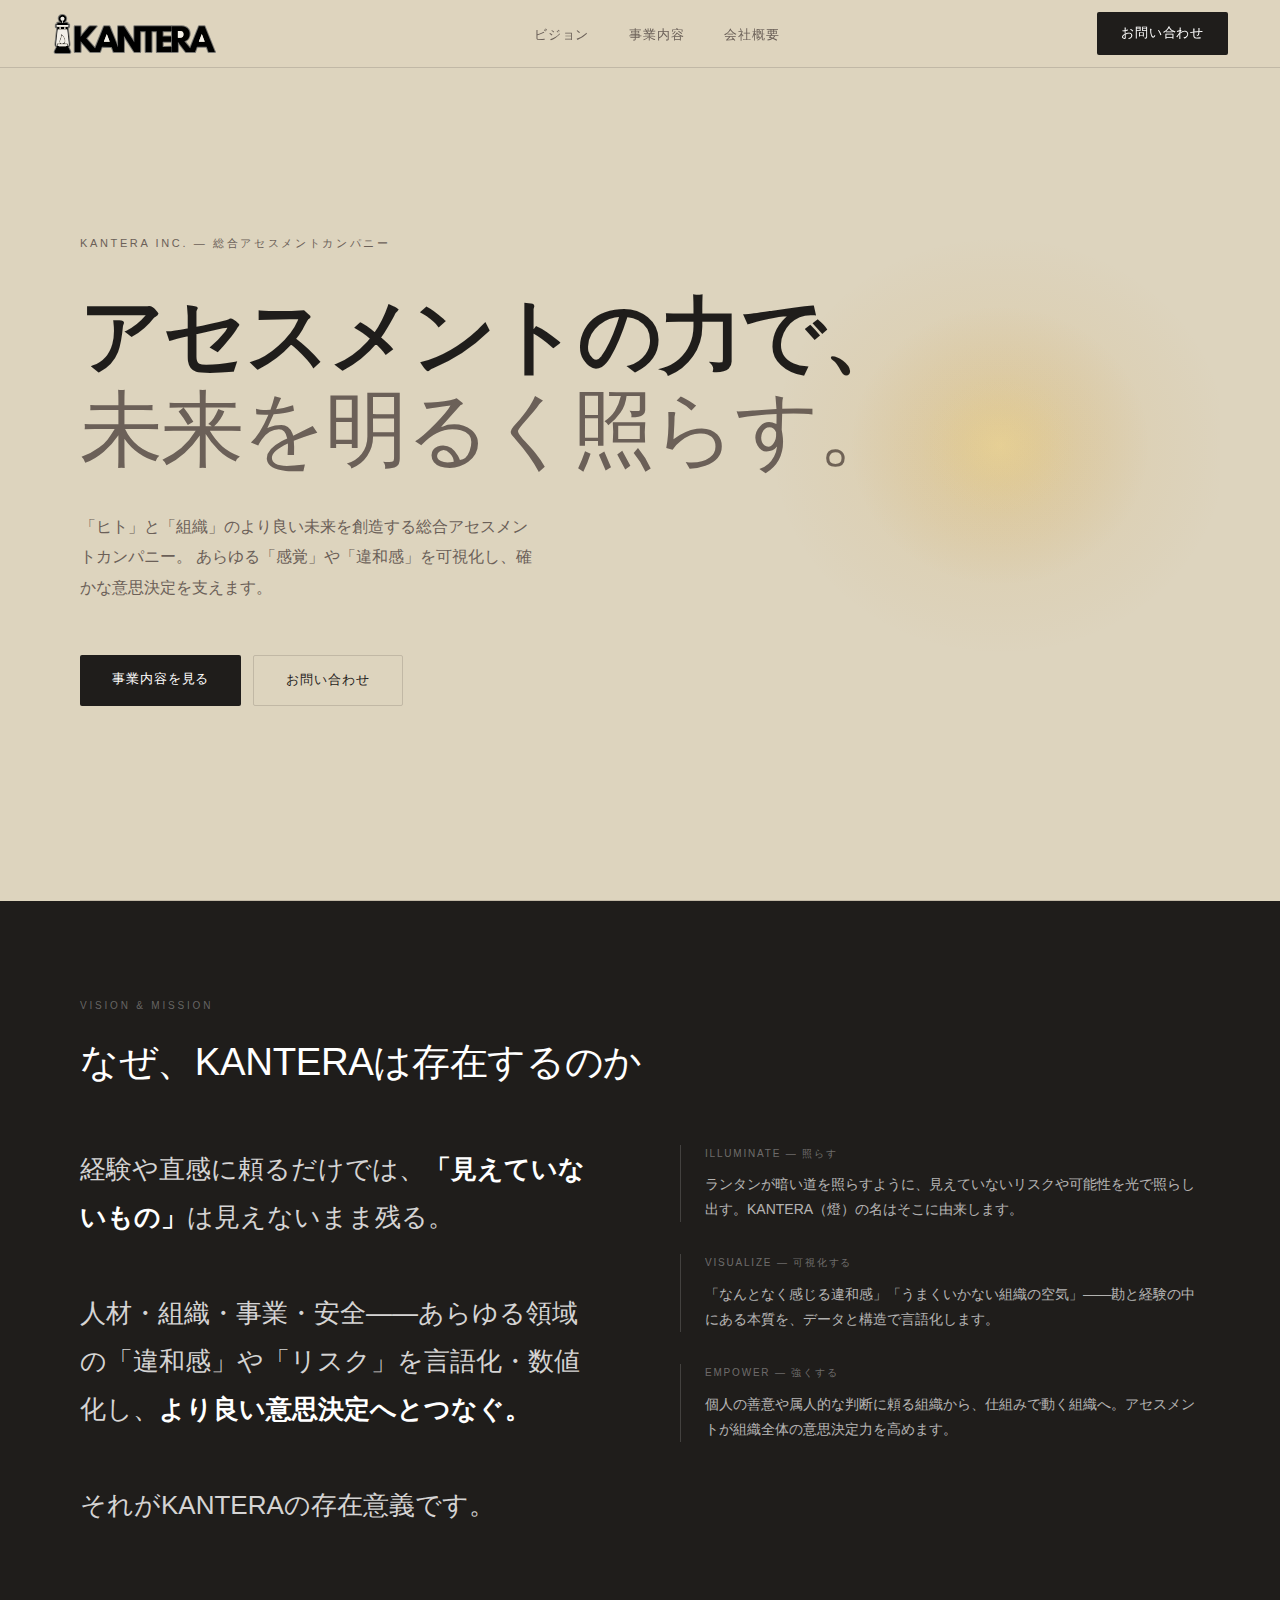
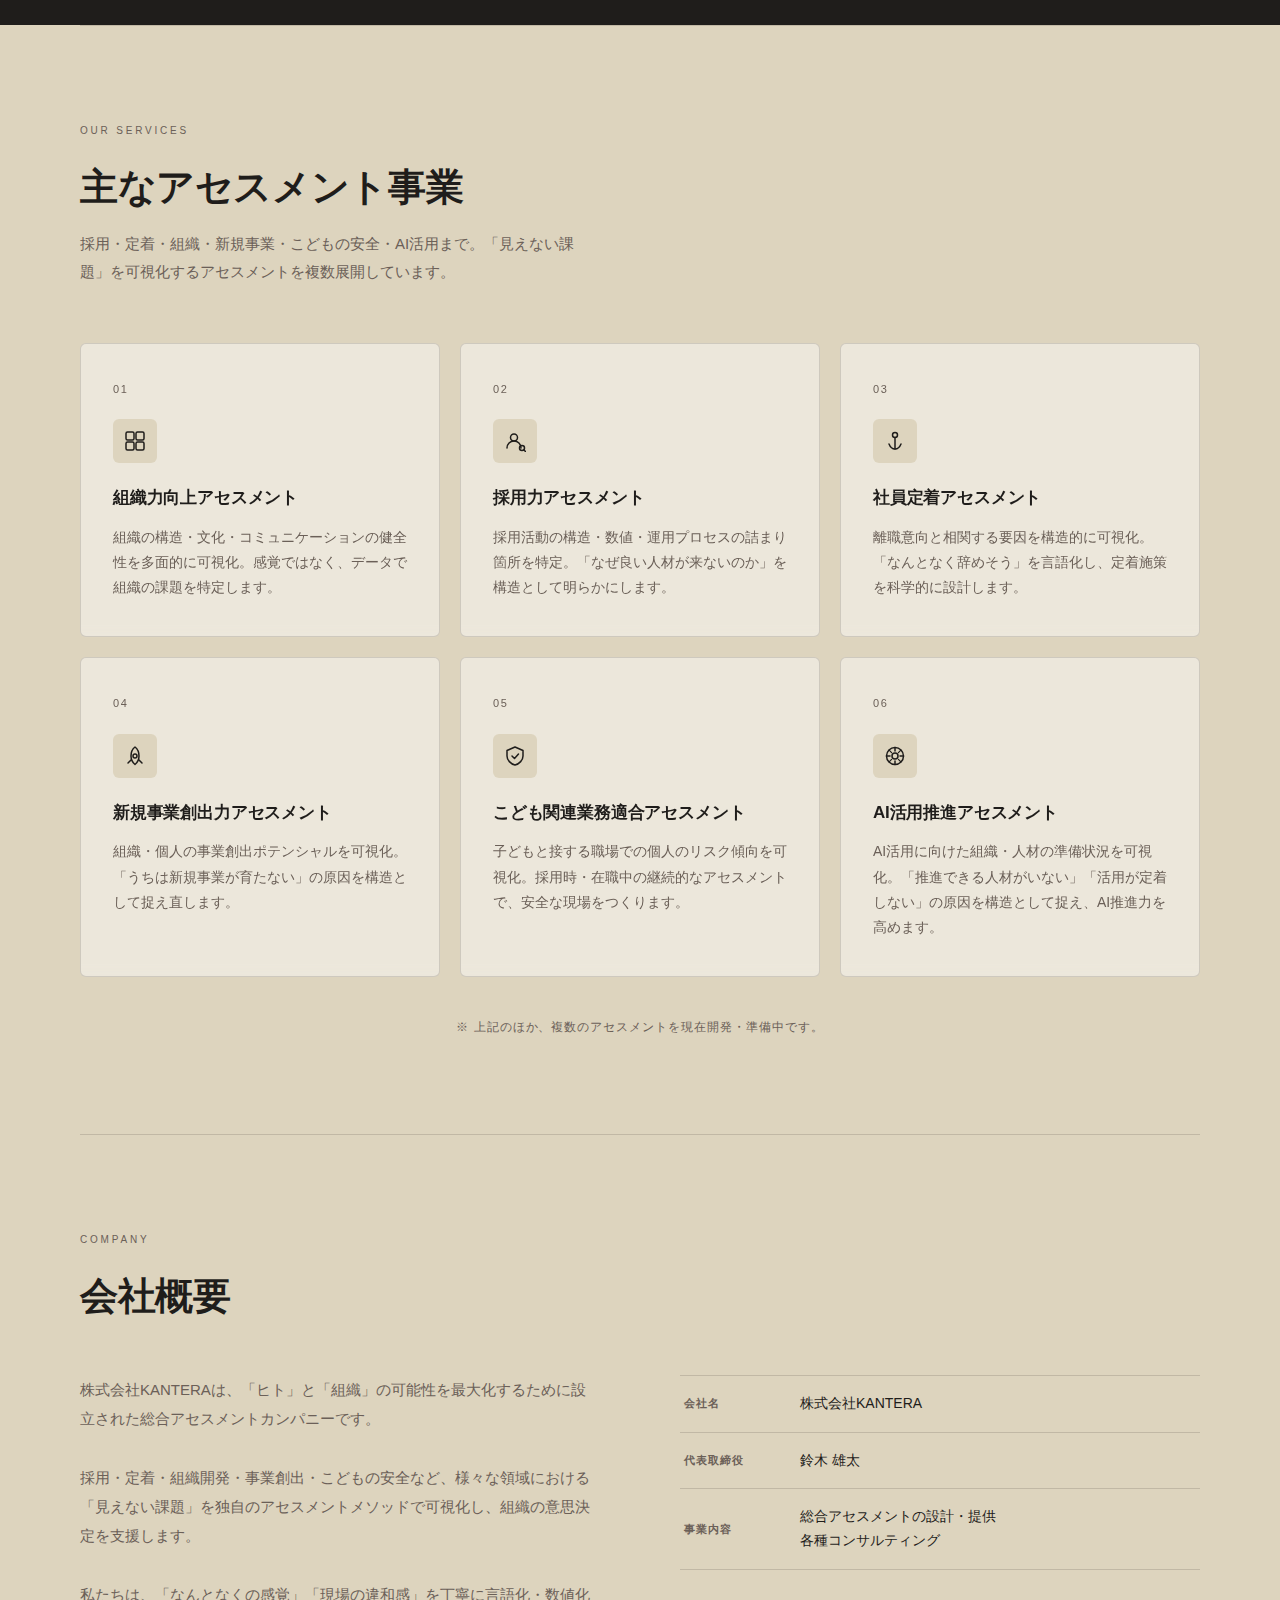
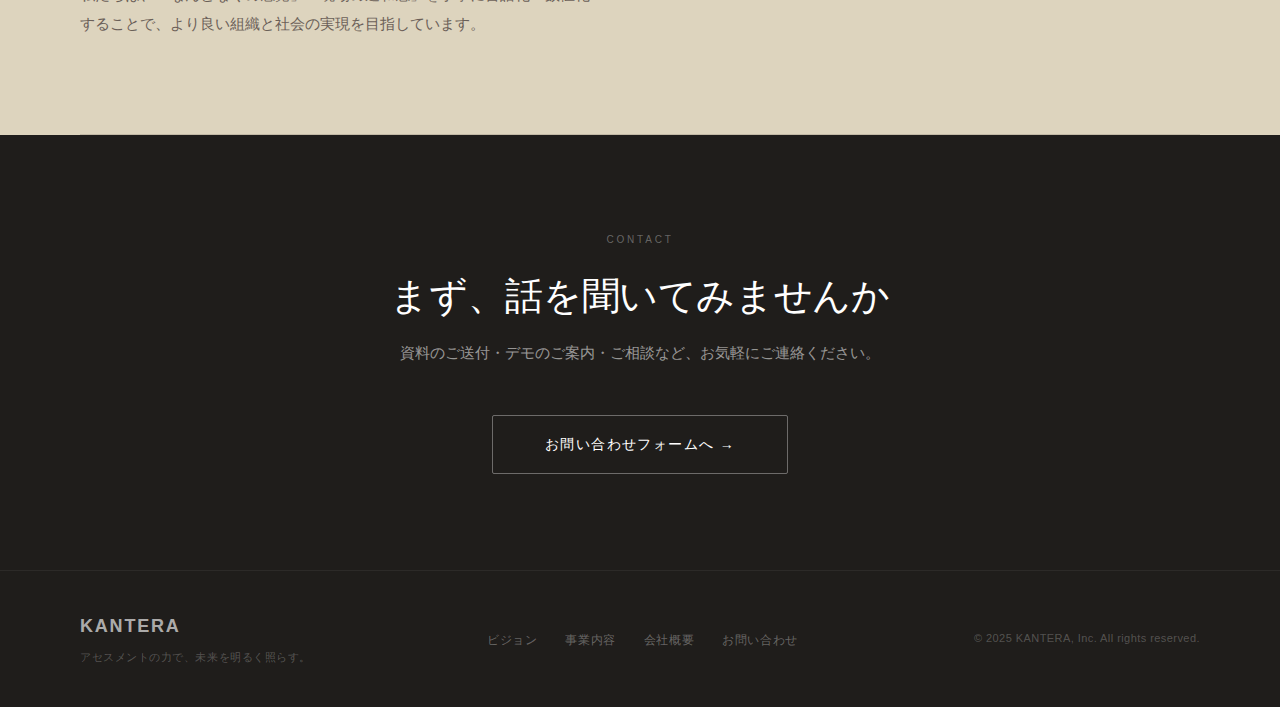
<file: index.html>
<!DOCTYPE html>
<html lang="ja">
<head>
  <meta charset="UTF-8">
  <meta name="viewport" content="width=device-width, initial-scale=1.0">
  <title>株式会社KANTERA — アセスメントの力で、未来を明るく照らす。</title>
  <style>
    *, *::before, *::after { box-sizing: border-box; margin: 0; padding: 0; }

    :root {
      --bg:       #DDD4BE;
      --bg-dark:  #1F1D1B;
      --text:     #1F1D1B;
      --sub:      #6B6058;
      --border:   rgba(31,29,27,0.15);
      --white:    #FFFFFF;
      --sans: 'Hiragino Kaku Gothic ProN', 'Noto Sans JP', 'Yu Gothic', sans-serif;
    }

    html { scroll-behavior: smooth; }
    body {
      background: var(--bg);
      color: var(--text);
      font-family: var(--sans);
      line-height: 1.75;
      -webkit-font-smoothing: antialiased;
    }

    /* ─── NAV ─── */
    nav {
      position: fixed; top: 0; left: 0; right: 0; z-index: 100;
      display: flex; align-items: center; justify-content: space-between;
      padding: 0 52px; height: 68px;
      background: rgba(221,212,190,0.92);
      backdrop-filter: blur(16px);
      border-bottom: 1px solid var(--border);
    }
    .nav-logo { text-decoration: none; display: flex; align-items: center; }
    .nav-logo svg { height: 44px; width: auto; display: block; }
    .nav-links { display: flex; gap: 40px; list-style: none; }
    .nav-links a {
      text-decoration: none; color: var(--sub);
      font-size: 13px; letter-spacing: 0.06em; transition: color 0.2s;
    }
    .nav-links a:hover { color: var(--text); }
    .nav-cta {
      background: var(--bg-dark); color: var(--white);
      border: none; padding: 10px 24px; border-radius: 2px;
      font-size: 13px; font-family: var(--sans);
      letter-spacing: 0.06em; cursor: pointer;
      text-decoration: none; display: inline-block;
      transition: opacity 0.2s;
    }
    .nav-cta:hover { opacity: 0.75; }

    /* ─── HERO ─── */
    .hero {
      min-height: 100vh;
      display: flex; flex-direction: column;
      justify-content: center; align-items: flex-start;
      padding: 120px 80px 80px;
      position: relative; overflow: hidden;
    }
    .hero-eyebrow {
      font-size: 11px; letter-spacing: 0.24em; text-transform: uppercase;
      color: var(--sub); margin-bottom: 36px;
    }
    .hero-headline {
      font-size: clamp(48px, 6.5vw, 84px);
      font-weight: 700; line-height: 1.12;
      letter-spacing: -0.025em;
      white-space: nowrap;
      margin-bottom: 36px;
    }
    .hero-headline .light { font-weight: 300; color: var(--sub); }
    .hero-sub {
      font-size: 16px; color: var(--sub);
      max-width: 460px; line-height: 1.9; margin-bottom: 52px;
    }
    .hero-actions { display: flex; gap: 12px; }
    .btn-primary {
      background: var(--bg-dark); color: var(--white);
      padding: 13px 32px; border-radius: 2px; border: none;
      font-size: 13px; font-family: var(--sans);
      letter-spacing: 0.07em; cursor: pointer;
      text-decoration: none; display: inline-block;
      transition: opacity 0.2s;
    }
    .btn-primary:hover { opacity: 0.75; }
    .btn-ghost {
      background: transparent; color: var(--text);
      padding: 13px 32px; border-radius: 2px;
      border: 1px solid var(--border);
      font-size: 13px; font-family: var(--sans);
      letter-spacing: 0.07em; cursor: pointer;
      text-decoration: none; display: inline-block;
      transition: border-color 0.2s;
    }
    .btn-ghost:hover { border-color: var(--text); }

    /* Hero lantern deco */
    .hero-deco {
      position: absolute; right: 60px; top: 50%;
      transform: translateY(-50%);
      pointer-events: none;
    }
    .hero-deco svg { width: 480px; height: 480px; }

    /* ─── DIVIDER ─── */
    .divider { border: none; border-top: 1px solid var(--border); margin: 0 80px; }

    /* ─── SECTION BASE ─── */
    section { padding: 96px 80px; }
    .s-label {
      font-size: 10px; letter-spacing: 0.28em; text-transform: uppercase;
      color: var(--sub); margin-bottom: 24px;
    }
    .s-title {
      font-size: clamp(26px, 3vw, 42px);
      font-weight: 600; line-height: 1.2; letter-spacing: -0.01em;
      margin-bottom: 20px;
    }
    .s-lead { font-size: 15px; color: var(--sub); max-width: 520px; line-height: 1.9; }

    /* ─── VISION ─── */
    .vision { background: var(--bg-dark); color: var(--white); }
    .vision .s-label { color: rgba(255,255,255,0.32); }
    .vision .s-title { color: var(--white); white-space: nowrap; font-weight: 500; }
    .vision-grid {
      display: grid; grid-template-columns: 1fr 1fr;
      gap: 80px; margin-top: 60px; align-items: start;
    }
    .vision-statement {
      font-size: clamp(18px, 2.2vw, 26px);
      font-weight: 300; line-height: 1.85;
      color: rgba(255,255,255,0.82);
    }
    .vision-statement strong { font-weight: 600; color: var(--white); }
    .vision-pillars { display: flex; flex-direction: column; gap: 32px; }
    .pillar { border-left: 1px solid rgba(255,255,255,0.16); padding-left: 24px; }
    .pillar-name {
      font-size: 10px; letter-spacing: 0.18em; text-transform: uppercase;
      color: rgba(255,255,255,0.36); margin-bottom: 10px;
    }
    .pillar-body { font-size: 14px; color: rgba(255,255,255,0.68); line-height: 1.8; }

    /* ─── SERVICES ─── */
    .services-grid {
      display: grid;
      grid-template-columns: repeat(3, 1fr);
      gap: 20px; margin-top: 56px;
    }
    .service-card {
      background: rgba(255,255,255,0.45);
      backdrop-filter: blur(6px);
      border: 1px solid var(--border);
      border-radius: 6px;
      padding: 36px 32px;
      transition: box-shadow 0.2s, transform 0.2s;
    }
    .service-card:hover {
      box-shadow: 0 8px 32px rgba(31,29,27,0.08);
      transform: translateY(-2px);
    }
    .service-num {
      font-size: 11px; letter-spacing: 0.14em;
      color: var(--sub); margin-bottom: 20px;
    }
    .service-icon {
      width: 44px; height: 44px;
      background: var(--bg); border-radius: 6px;
      display: flex; align-items: center; justify-content: center;
      margin-bottom: 20px;
    }
    .service-icon svg { width: 22px; height: 22px; }
    .service-name {
      font-size: 17px; font-weight: 600;
      margin-bottom: 12px; letter-spacing: -0.01em;
    }
    .service-desc { font-size: 14px; color: var(--sub); line-height: 1.8; }

    /* ─── ABOUT ─── */
    .about-grid {
      display: grid; grid-template-columns: 1fr 1fr;
      gap: 80px; margin-top: 56px; align-items: start;
    }
    .about-copy { font-size: 15px; color: var(--sub); line-height: 1.95; }
    .about-table { width: 100%; border-collapse: collapse; }
    .about-table tr { border-top: 1px solid var(--border); }
    .about-table tr:last-child { border-bottom: 1px solid var(--border); }
    .about-table th {
      text-align: left; padding: 16px 0 16px 4px;
      font-size: 11px; font-weight: 600;
      letter-spacing: 0.08em; color: var(--sub);
      white-space: nowrap; width: 120px;
    }
    .about-table td { padding: 16px 0; font-size: 14px; line-height: 1.7; }

    /* ─── CONTACT ─── */
    .contact { background: var(--bg-dark); color: var(--white); text-align: center; }
    .contact .s-label { color: rgba(255,255,255,0.32); }
    .contact .s-title { color: var(--white); white-space: nowrap; font-weight: 500; margin: 0 auto 20px; }
    .contact .s-lead { color: rgba(255,255,255,0.55); margin: 0 auto 48px; text-align: center; }
    .contact-btn {
      display: inline-block;
      border: 1px solid rgba(255,255,255,0.35);
      color: var(--white);
      padding: 16px 52px; border-radius: 2px;
      font-size: 14px; font-family: var(--sans);
      letter-spacing: 0.1em; text-decoration: none;
      transition: background 0.2s, border-color 0.2s;
    }
    .contact-btn:hover { background: rgba(255,255,255,0.08); border-color: rgba(255,255,255,0.6); }
    .contact-note { margin-top: 20px; font-size: 11px; color: rgba(255,255,255,0.28); letter-spacing: 0.06em; }

    /* ─── FOOTER ─── */
    footer {
      background: var(--bg-dark);
      padding: 40px 80px;
      display: flex; justify-content: space-between; align-items: center;
      border-top: 1px solid rgba(255,255,255,0.06);
    }
    .footer-logo { text-decoration: none; display: flex; align-items: center; }
    .footer-logo span { font-size: 18px; font-weight: 700; color: rgba(255,255,255,0.65); letter-spacing: 0.1em; }
    .footer-tagline { font-size: 11px; color: rgba(255,255,255,0.24); margin-top: 6px; letter-spacing: 0.05em; }
    .footer-links { display: flex; gap: 28px; list-style: none; }
    .footer-links a {
      text-decoration: none; color: rgba(255,255,255,0.32);
      font-size: 12px; letter-spacing: 0.05em; transition: color 0.2s;
    }
    .footer-links a:hover { color: rgba(255,255,255,0.7); }
    .footer-copy { font-size: 11px; color: rgba(255,255,255,0.24); letter-spacing: 0.04em; }

    /* ─── RESPONSIVE ─── */
    @media (max-width: 900px) {
      nav { padding: 0 24px; }
      .nav-links { display: none; }
      section { padding: 64px 24px; }
      .hero { padding: 100px 24px 64px; }
      .hero-deco { display: none; }
      .divider { margin: 0 24px; }
      .vision-grid, .about-grid { grid-template-columns: 1fr; gap: 40px; }
      .services-grid { grid-template-columns: 1fr; }
      .hero-headline { white-space: normal; font-size: clamp(36px, 9vw, 56px); }
      .vision .s-title, .contact .s-title { white-space: normal; }
      footer { flex-direction: column; gap: 24px; padding: 40px 24px; text-align: center; }
      .footer-links { flex-wrap: wrap; justify-content: center; }
    }
  </style>
</head>
<body>

<!-- NAV -->
<nav>
  <a class="nav-logo" href="#">
    <svg viewBox="200 505 840 225" xmlns="http://www.w3.org/2000/svg">
<g stroke-width="2.00" fill="none" stroke-linecap="butt">
<path stroke="#797874" vector-effect="non-scaling-stroke" d="
  M 279.92 583.14
  L 285.55 582.84
  Q 287.35 582.75 287.38 580.95
  L 287.57 569.31
  A 0.53 0.52 1.7 0 0 287.06 568.78
  L 280.92 568.60
  Q 279.02 568.55 279.26 566.66
  L 279.91 561.62
  Q 279.97 561.11 279.54 560.84
  Q 277.43 559.52 275.50 559.58
  Q 268.12 559.80 260.75 559.67
  Q 259.52 559.65 258.93 558.90
  A 0.84 0.84 0.0 0 1 259.22 557.62
  C 261.91 556.34 264.85 554.99 266.92 552.96
  C 273.72 546.26 274.63 534.58 268.53 527.14
  C 256.63 512.65 232.18 522.60 234.79 541.50
  Q 236.41 553.26 247.15 556.89
  A 1.44 1.44 0.0 0 1 246.69 559.70
  L 228.35 559.76
  A 1.07 1.07 0.0 0 0 227.28 560.93
  L 227.87 567.65
  Q 227.95 568.51 227.08 568.52
  L 220.87 568.52
  A 1.01 1.01 0.0 0 0 219.86 569.50
  L 219.55 581.91
  A 0.57 0.56 -86.7 0 0 220.06 582.49
  L 226.52 583.16
  A 0.82 0.81 6.1 0 1 227.24 584.05
  Q 222.81 626.06 217.92 668.25
  Q 217.28 673.79 219.51 678.52
  Q 219.75 679.03 220.29 679.18
  Q 223.24 680.00 225.09 682.48
  Q 225.37 682.86 225.15 683.28
  Q 219.57 693.97 214.46 704.89
  C 213.08 707.86 212.72 710.57 214.74 713.09
  C 216.68 715.49 219.32 715.25 222.25 715.25
  Q 254.86 715.31 287.47 715.24
  Q 289.31 715.24 291.44 714.01
  C 294.65 712.16 294.38 708.40 292.99 705.51
  Q 287.90 694.87 282.84 684.22
  C 281.48 681.37 285.51 679.80 287.35 678.65
  Q 287.79 678.37 287.99 677.90
  Q 289.84 673.49 289.22 668.24
  Q 285.37 635.33 280.32 586.15
  Q 280.27 585.64 280.07 585.18
  L 279.48 583.85
  A 0.51 0.50 -13.5 0 1 279.92 583.14"/>
<path stroke="#797874" vector-effect="non-scaling-stroke" d="
  M 568.88 628.65
  L 619.86 708.07
  A 3.71 3.71 0.0 0 0 622.96 709.77
  L 649.32 709.88
  A 1.70 1.70 0.0 0 0 651.03 708.18
  L 651.03 604.46
  Q 651.03 603.96 651.54 603.96
  L 678.06 604.04
  A 0.77 0.77 0.0 0 1 678.83 604.81
  L 678.88 709.06
  Q 678.88 709.71 679.54 709.73
  Q 692.93 710.04 706.40 709.71
  Q 707.85 709.68 708.55 709.21
  Q 709.77 708.41 709.51 706.90
  Q 709.03 704.08 709.03 704.02
  Q 708.92 654.25 709.15 604.76
  A 0.83 0.82 -89.3 0 1 709.98 603.94
  L 735.09 604.05
  A 0.92 0.91 -90.0 0 1 736.00 604.97
  L 735.93 709.02
  A 0.86 0.85 89.7 0 0 736.79 709.88
  Q 773.01 709.74 808.73 709.87
  Q 810.50 709.88 811.74 709.26
  Q 812.23 709.03 812.03 708.52
  Q 811.60 707.47 811.59 706.75
  Q 811.49 696.47 811.36 684.43
  Q 811.35 683.29 810.21 683.30
  L 767.40 683.44
  A 1.43 1.42 -0.0 0 1 765.97 682.02
  L 765.96 658.26
  A 1.69 1.69 0.0 0 1 767.66 656.57
  L 808.84 656.72
  A 0.79 0.78 0.0 0 0 809.63 655.94
  L 809.64 631.66
  A 1.48 1.47 0.0 0 0 808.16 630.19
  L 767.00 630.31
  A 1.26 0.97 90.0 0 1 766.03 629.05
  L 765.94 604.52
  Q 765.94 603.98 766.48 603.98
  L 810.44 604.06
  A 1.01 1.01 0.0 0 0 811.45 603.06
  L 811.65 579.12
  A 1.52 1.52 0.0 0 0 810.13 577.59
  L 621.77 577.57
  A 0.92 0.91 0.0 0 0 620.85 578.48
  L 620.86 658.51
  A 0.65 0.65 0.0 0 1 619.65 658.83
  C 618.89 657.46 618.29 655.96 617.45 654.65
  Q 593.36 617.40 569.67 579.89
  Q 568.27 577.67 565.76 577.64
  Q 552.04 577.48 538.79 577.55
  Q 537.79 577.55 537.79 578.55
  Q 537.69 628.25 537.83 677.75
  Q 537.84 681.10 537.44 684.42
  A 0.37 0.37 0.0 0 1 536.73 684.50
  C 535.96 682.35 535.39 679.93 534.60 677.93
  Q 522.91 648.55 510.83 619.32
  Q 502.70 599.66 495.09 579.80
  Q 494.20 577.49 492.26 577.49
  Q 480.75 577.49 469.25 577.51
  Q 467.34 577.51 465.94 578.19
  A 1.27 1.26 86.6 0 0 465.30 578.92
  C 464.73 580.65 464.31 582.43 463.65 584.06
  Q 442.85 635.59 420.88 690.12
  Q 420.35 691.44 419.41 690.37
  L 375.48 640.76
  A 0.97 0.95 44.5 0 1 375.46 639.50
  Q 399.83 611.04 424.43 582.40
  Q 426.09 580.46 427.99 579.19
  A 0.58 0.58 0.0 0 0 427.78 578.15
  C 425.71 577.71 423.82 577.25 421.71 577.30
  Q 408.75 577.63 395.79 577.47
  C 393.20 577.44 390.97 578.30 389.41 580.17
  Q 369.59 603.84 349.72 627.47
  Q 348.35 629.10 347.51 630.60
  A 0.72 0.72 0.0 0 1 346.16 630.25
  L 346.35 578.78
  A 1.32 1.32 0.0 0 0 345.03 577.46
  L 317.48 577.53
  A 1.37 1.36 -90.0 0 0 316.12 578.90
  L 316.20 708.42
  A 1.45 1.45 0.0 0 0 317.66 709.87
  L 344.75 709.78
  A 1.55 1.55 0.0 0 0 346.29 708.23
  Q 346.23 682.95 346.38 657.25
  Q 346.38 655.99 346.89 655.40
  A 0.73 0.73 0.0 0 1 347.99 655.40
  Q 370.02 681.09 392.31 706.53
  C 393.96 708.41 395.90 709.70 398.25 709.74
  Q 421.34 710.06 444.08 709.69
  A 2.11 2.11 0.0 0 0 446.04 708.28
  L 454.19 685.12
  A 2.80 2.78 -80.1 0 1 456.83 683.25
  L 504.02 683.36
  A 2.21 2.21 0.0 0 1 506.11 684.89
  C 508.57 692.50 512.40 700.14 514.04 708.13
  A 1.01 0.98 -83.8 0 0 514.60 708.85
  Q 516.54 709.76 518.50 709.78
  Q 535.03 709.90 565.48 709.77
  Q 565.95 709.76 566.37 709.99
  Q 566.74 710.19 567.06 710.08
  Q 567.47 709.93 567.64 709.27
  Q 567.89 708.31 567.89 707.81
  Q 568.00 668.76 567.83 628.96
  Q 567.83 627.00 568.88 628.65"/>
<path stroke="#797874" vector-effect="non-scaling-stroke" d="
  M 843.78 660.25
  Q 843.77 657.32 845.55 659.65
  Q 863.59 683.18 881.73 706.41
  C 882.73 707.69 884.36 709.80 885.74 709.81
  Q 907.80 709.85 929.80 709.79
  A 1.93 1.92 -80.0 0 0 931.61 708.51
  L 940.51 683.79
  A 0.78 0.78 0.0 0 1 941.24 683.28
  L 990.00 683.33
  A 2.19 2.19 0.0 0 1 992.07 684.80
  L 1000.52 709.37
  Q 1000.63 709.69 1000.98 709.70
  Q 1012.79 709.88 1024.62 709.78
  C 1027.58 709.76 1030.20 710.83 1033.34 708.72
  Q 1033.82 708.40 1033.31 708.14
  L 1032.88 707.93
  A 1.36 1.33 2.7 0 1 1032.22 707.22
  L 980.19 578.08
  Q 980.02 577.64 979.54 577.63
  L 952.34 577.55
  A 0.98 0.97 -73.4 0 0 951.52 578.00
  C 950.51 579.53 950.20 582.02 949.73 583.17
  Q 928.22 636.60 906.65 690.05
  Q 906.45 690.56 906.10 690.14
  L 877.57 655.76
  Q 877.17 655.27 877.69 654.92
  C 880.92 652.74 885.20 651.42 887.81 649.63
  C 896.62 643.55 901.24 635.36 903.14 624.83
  C 907.32 601.65 895.76 583.95 873.33 578.95
  Q 867.47 577.65 862.75 577.65
  Q 838.80 577.67 814.98 577.52
  A 1.16 1.16 0.0 0 0 813.81 578.68
  Q 813.62 642.71 813.76 707.25
  Q 813.76 708.07 813.60 708.24
  A 1.05 0.93 18.9 0 0 814.50 709.82
  L 841.48 709.77
  A 2.49 2.49 0.0 0 0 843.96 707.27
  L 843.78 660.25"/>
<path stroke="#797874" vector-effect="non-scaling-stroke" d="
  M 263.62 539.14
  A 10.03 10.03 0.0 0 0 253.59 529.11
  A 10.03 10.03 0.0 0 0 243.56 539.14
  A 10.03 10.03 0.0 0 0 253.59 549.17
  A 10.03 10.03 0.0 0 0 263.62 539.14"/>
</g>
<path fill="#000000" d="
  M 279.48 583.85
  L 280.07 585.18
  Q 280.27 585.64 280.32 586.15
  Q 285.37 635.33 289.22 668.24
  Q 289.84 673.49 287.99 677.90
  Q 287.79 678.37 287.35 678.65
  C 285.51 679.80 281.48 681.37 282.84 684.22
  Q 287.90 694.87 292.99 705.51
  C 294.38 708.40 294.65 712.16 291.44 714.01
  Q 289.31 715.24 287.47 715.24
  Q 254.86 715.31 222.25 715.25
  C 219.32 715.25 216.68 715.49 214.74 713.09
  C 212.72 710.57 213.08 707.86 214.46 704.89
  Q 219.57 693.97 225.15 683.28
  Q 225.37 682.86 225.09 682.48
  Q 223.24 680.00 220.29 679.18
  Q 219.75 679.03 219.51 678.52
  Q 217.28 673.79 217.92 668.25
  Q 222.81 626.06 227.24 584.05
  A 0.82 0.81 6.1 0 0 226.52 583.16
  L 220.06 582.49
  A 0.57 0.56 -86.7 0 1 219.55 581.91
  L 219.86 569.50
  A 1.01 1.01 0.0 0 1 220.87 568.52
  L 227.08 568.52
  Q 227.95 568.51 227.87 567.65
  L 227.28 560.93
  A 1.07 1.07 0.0 0 1 228.35 559.76
  L 246.69 559.70
  A 1.44 1.44 0.0 0 0 247.15 556.89
  Q 236.41 553.26 234.79 541.50
  C 232.18 522.60 256.63 512.65 268.53 527.14
  C 274.63 534.58 273.72 546.26 266.92 552.96
  C 264.85 554.99 261.91 556.34 259.22 557.62
  A 0.84 0.84 0.0 0 0 258.93 558.90
  Q 259.52 559.65 260.75 559.67
  Q 268.12 559.80 275.50 559.58
  Q 277.43 559.52 279.54 560.84
  Q 279.97 561.11 279.91 561.62
  L 279.26 566.66
  Q 279.02 568.55 280.92 568.60
  L 287.06 568.78
  A 0.53 0.52 1.7 0 1 287.57 569.31
  L 287.38 580.95
  Q 287.35 582.75 285.55 582.84
  L 279.92 583.14
  A 0.51 0.50 -13.5 0 0 279.48 583.85
  Z
  M 263.62 539.14
  A 10.03 10.03 0.0 0 0 253.59 529.11
  A 10.03 10.03 0.0 0 0 243.56 539.14
  A 10.03 10.03 0.0 0 0 253.59 549.17
  A 10.03 10.03 0.0 0 0 263.62 539.14
  Z
  M 255.97 554.19
  A 1.79 1.79 0.0 0 0 254.25 552.42
  L 252.87 552.36
  A 1.79 1.79 0.0 0 0 251.01 554.15
  L 251.02 557.97
  A 1.79 1.79 0.0 0 0 253.46 559.63
  L 254.85 559.09
  A 1.79 1.79 0.0 0 0 256.00 557.40
  L 255.97 554.19
  Z
  M 284.34 573.58
  A 1.80 1.80 0.0 0 0 282.54 571.78
  L 224.82 571.78
  A 1.80 1.80 0.0 0 0 223.02 573.58
  L 223.02 578.04
  A 1.80 1.80 0.0 0 0 224.82 579.84
  L 282.54 579.84
  A 1.80 1.80 0.0 0 0 284.34 578.04
  L 284.34 573.58
  Z
  M 268.3862 584.5363
  A 1.69 1.69 0.0 0 0 266.6874 582.8552
  L 264.8274 582.8649
  A 1.69 1.69 0.0 0 0 263.1463 584.5638
  L 263.1738 589.8037
  A 1.69 1.69 0.0 0 0 264.8726 591.4848
  L 266.7326 591.4751
  A 1.69 1.69 0.0 0 0 268.4137 589.7762
  L 268.3862 584.5363
  Z
  M 243.94 583.15
  L 238.80 583.29
  A 0.21 0.21 0.0 0 0 238.60 583.51
  L 238.76 589.37
  A 2.47 2.30 88.4 0 0 241.13 591.77
  L 242.09 591.74
  A 2.47 2.30 88.4 0 0 244.32 589.21
  L 244.16 583.35
  A 0.21 0.21 0.0 0 0 243.94 583.15
  Z
  M 225.50 666.51
  L 240.02 666.52
  A 0.84 0.84 0.0 0 0 240.71 665.21
  Q 235.93 658.17 238.99 649.67
  C 242.78 639.12 248.02 631.69 245.32 620.48
  A 1.07 1.07 0.0 0 1 246.59 619.18
  Q 250.08 619.93 253.11 622.65
  C 262.97 631.50 269.49 642.50 267.88 656.21
  C 267.48 659.55 265.58 662.16 263.76 664.93
  A 0.87 0.86 22.8 0 0 264.30 666.25
  C 265.78 666.58 267.29 666.79 268.92 666.61
  Q 275.36 665.90 282.21 666.81
  A 0.86 0.85 6.9 0 1 282.95 667.75
  Q 282.39 672.95 280.37 678.05
  Q 279.92 679.19 281.45 679.02
  A 1.29 1.27 -64.0 0 0 282.04 678.81
  C 286.88 675.59 286.29 671.38 285.66 665.47
  Q 281.92 630.41 277.95 595.21
  Q 277.89 594.62 277.29 594.62
  L 230.00 594.55
  Q 229.44 594.55 229.37 595.11
  Q 225.11 631.38 221.30 667.70
  C 220.79 672.64 221.05 676.36 225.47 678.72
  Q 229.41 680.83 227.06 677.03
  C 225.49 674.50 223.98 670.53 224.66 667.20
  A 0.86 0.86 0.0 0 1 225.50 666.51
  Z
  M 264.88 649.12
  C 263.87 639.17 257.71 630.56 250.02 624.42
  A 0.48 0.48 0.0 0 0 249.24 624.84
  C 250.04 634.22 243.62 645.62 241.54 652.75
  Q 239.60 659.37 244.27 664.24
  Q 245.60 665.63 249.05 666.02
  Q 259.10 667.19 262.97 660.53
  Q 265.58 656.04 264.88 649.12
  Z
  M 278.67 669.72
  L 228.47 669.72
  A 0.28 0.28 0.0 0 0 228.19 670.00
  L 228.19 670.39
  A 9.47 8.62 -90.0 0 0 236.81 679.86
  L 270.33 679.86
  A 9.47 8.62 90.0 0 0 278.95 670.39
  L 278.95 670.00
  A 0.28 0.28 0.0 0 0 278.67 669.72
  Z"/>
<path fill="#000000" d="
  M 568.88 628.65
  Q 567.83 627.00 567.83 628.96
  Q 568.00 668.76 567.89 707.81
  Q 567.89 708.31 567.64 709.27
  Q 567.47 709.93 567.06 710.08
  Q 566.74 710.19 566.37 709.99
  Q 565.95 709.76 565.48 709.77
  Q 535.03 709.90 518.50 709.78
  Q 516.54 709.76 514.60 708.85
  A 1.01 0.98 -83.8 0 1 514.04 708.13
  C 512.40 700.14 508.57 692.50 506.11 684.89
  A 2.21 2.21 0.0 0 0 504.02 683.36
  L 456.83 683.25
  A 2.80 2.78 -80.1 0 0 454.19 685.12
  L 446.04 708.28
  A 2.11 2.11 0.0 0 1 444.08 709.69
  Q 421.34 710.06 398.25 709.74
  C 395.90 709.70 393.96 708.41 392.31 706.53
  Q 370.02 681.09 347.99 655.40
  A 0.73 0.73 0.0 0 0 346.89 655.40
  Q 346.38 655.99 346.38 657.25
  Q 346.23 682.95 346.29 708.23
  A 1.55 1.55 0.0 0 1 344.75 709.78
  L 317.66 709.87
  A 1.45 1.45 0.0 0 1 316.20 708.42
  L 316.12 578.90
  A 1.37 1.36 90.0 0 1 317.48 577.53
  L 345.03 577.46
  A 1.32 1.32 0.0 0 1 346.35 578.78
  L 346.16 630.25
  A 0.72 0.72 0.0 0 0 347.51 630.60
  Q 348.35 629.10 349.72 627.47
  Q 369.59 603.84 389.41 580.17
  C 390.97 578.30 393.20 577.44 395.79 577.47
  Q 408.75 577.63 421.71 577.30
  C 423.82 577.25 425.71 577.71 427.78 578.15
  A 0.58 0.58 0.0 0 1 427.99 579.19
  Q 426.09 580.46 424.43 582.40
  Q 399.83 611.04 375.46 639.50
  A 0.97 0.95 44.5 0 0 375.48 640.76
  L 419.41 690.37
  Q 420.35 691.44 420.88 690.12
  Q 442.85 635.59 463.65 584.06
  C 464.31 582.43 464.73 580.65 465.30 578.92
  A 1.27 1.26 86.6 0 1 465.94 578.19
  Q 467.34 577.51 469.25 577.51
  Q 480.75 577.49 492.26 577.49
  Q 494.20 577.49 495.09 579.80
  Q 502.70 599.66 510.83 619.32
  Q 522.91 648.55 534.60 677.93
  C 535.39 679.93 535.96 682.35 536.73 684.50
  A 0.37 0.37 0.0 0 0 537.44 684.42
  Q 537.84 681.10 537.83 677.75
  Q 537.69 628.25 537.79 578.55
  Q 537.79 577.55 538.79 577.55
  Q 552.04 577.48 565.76 577.64
  Q 568.27 577.67 569.67 579.89
  Q 593.36 617.40 617.45 654.65
  C 618.29 655.96 618.89 657.46 619.65 658.83
  A 0.65 0.65 0.0 0 0 620.86 658.51
  L 620.85 578.48
  A 0.92 0.91 -0.0 0 1 621.77 577.57
  L 810.13 577.59
  A 1.52 1.52 0.0 0 1 811.65 579.12
  L 811.45 603.06
  A 1.01 1.01 0.0 0 1 810.44 604.06
  L 766.48 603.98
  Q 765.94 603.98 765.94 604.52
  L 766.03 629.05
  A 1.26 0.97 90.0 0 0 767.00 630.31
  L 808.16 630.19
  A 1.48 1.47 0.0 0 1 809.64 631.66
  L 809.63 655.94
  A 0.79 0.78 0.0 0 1 808.84 656.72
  L 767.66 656.57
  A 1.69 1.69 0.0 0 0 765.96 658.26
  L 765.97 682.02
  A 1.43 1.42 0.0 0 0 767.40 683.44
  L 810.21 683.30
  Q 811.35 683.29 811.36 684.43
  Q 811.49 696.47 811.59 706.75
  Q 811.60 707.47 812.03 708.52
  Q 812.23 709.03 811.74 709.26
  Q 810.50 709.88 808.73 709.87
  Q 773.01 709.74 736.79 709.88
  A 0.86 0.85 89.7 0 1 735.93 709.02
  L 736.00 604.97
  A 0.92 0.91 90.0 0 0 735.09 604.05
  L 709.98 603.94
  A 0.83 0.82 -89.3 0 0 709.15 604.76
  Q 708.92 654.25 709.03 704.02
  Q 709.03 704.08 709.51 706.90
  Q 709.77 708.41 708.55 709.21
  Q 707.85 709.68 706.40 709.71
  Q 692.93 710.04 679.54 709.73
  Q 678.88 709.71 678.88 709.06
  L 678.83 604.81
  A 0.77 0.77 0.0 0 0 678.06 604.04
  L 651.54 603.96
  Q 651.03 603.96 651.03 604.46
  L 651.03 708.18
  A 1.70 1.70 0.0 0 1 649.32 709.88
  L 622.96 709.77
  A 3.71 3.71 0.0 0 1 619.86 708.07
  L 568.88 628.65
  Z
  M 465.72 655.62
  A 0.90 0.90 0.0 0 0 466.56 656.84
  L 493.81 656.89
  A 0.90 0.90 0.0 0 0 494.66 655.67
  L 481.09 619.66
  A 0.90 0.90 0.0 0 0 479.41 619.65
  L 465.72 655.62
  Z"/>
<path fill="#000000" d="
  M 843.78 660.25
  L 843.96 707.27
  A 2.49 2.49 0.0 0 1 841.48 709.77
  L 814.50 709.82
  A 1.05 0.93 18.9 0 1 813.60 708.24
  Q 813.76 708.07 813.76 707.25
  Q 813.62 642.71 813.81 578.68
  A 1.16 1.16 0.0 0 1 814.98 577.52
  Q 838.80 577.67 862.75 577.65
  Q 867.47 577.65 873.33 578.95
  C 895.76 583.95 907.32 601.65 903.14 624.83
  C 901.24 635.36 896.62 643.55 887.81 649.63
  C 885.20 651.42 880.92 652.74 877.69 654.92
  Q 877.17 655.27 877.57 655.76
  L 906.10 690.14
  Q 906.45 690.56 906.65 690.05
  Q 928.22 636.60 949.73 583.17
  C 950.20 582.02 950.51 579.53 951.52 578.00
  A 0.98 0.97 -73.4 0 1 952.34 577.55
  L 979.54 577.63
  Q 980.02 577.64 980.19 578.08
  L 1032.22 707.22
  A 1.36 1.33 2.7 0 0 1032.88 707.93
  L 1033.31 708.14
  Q 1033.82 708.40 1033.34 708.72
  C 1030.20 710.83 1027.58 709.76 1024.62 709.78
  Q 1012.79 709.88 1000.98 709.70
  Q 1000.63 709.69 1000.52 709.37
  L 992.07 684.80
  A 2.19 2.19 0.0 0 0 990.00 683.33
  L 941.24 683.28
  A 0.78 0.78 0.0 0 0 940.51 683.79
  L 931.61 708.51
  A 1.93 1.92 -80.0 0 1 929.80 709.79
  Q 907.80 709.85 885.74 709.81
  C 884.36 709.80 882.73 707.69 881.73 706.41
  Q 863.59 683.18 845.55 659.65
  Q 843.77 657.32 843.78 660.25
  Z
  M 843.83 602.67
  L 843.77 635.11
  A 1.11 1.11 0.0 0 0 844.88 636.22
  L 854.18 636.23
  A 17.93 15.51 0.1 0 0 872.14 620.75
  L 872.14 617.11
  A 17.93 15.51 0.1 0 0 854.24 601.57
  L 844.94 601.56
  A 1.11 1.11 0.0 0 0 843.83 602.67
  Z
  M 951.16 656.07
  A 0.58 0.58 0.0 0 0 951.70 656.86
  L 979.98 657.01
  A 0.58 0.58 0.0 0 0 980.53 656.22
  L 966.58 619.19
  A 0.58 0.58 0.0 0 0 965.50 619.19
  L 951.16 656.07
  Z"/>
<circle fill="#f2efe8" cx="253.59" cy="539.14" r="10.03"/>
<path fill="#f2efe8" d="M 255.97 554.19 L 256.00 557.40 A 1.79 1.79 0.0 0 1 254.85 559.09 L 253.46 559.63 A 1.79 1.79 0.0 0 1 251.02 557.97 L 251.01 554.15 A 1.79 1.79 0.0 0 1 252.87 552.36 L 254.25 552.42 A 1.79 1.79 0.0 0 1 255.97 554.19 Z"/>
<rect fill="#f2efe8" x="223.02" y="571.78" width="61.32" height="8.06" rx="1.80"/>
<rect fill="#f2efe8" x="-2.62" y="-4.31" transform="translate(265.78,587.17) rotate(-0.3)" width="5.24" height="8.62" rx="1.69"/>
<path fill="#f2efe8" d="M 243.94 583.15 A 0.21 0.21 0.0 0 1 244.16 583.35 L 244.32 589.21 A 2.47 2.30 88.4 0 1 242.09 591.74 L 241.13 591.77 A 2.47 2.30 88.4 0 1 238.76 589.37 L 238.60 583.51 A 0.21 0.21 0.0 0 1 238.80 583.29 L 243.94 583.15 Z"/>
<path fill="#f2efe8" d="M 224.66 667.20 C 223.98 670.53 225.49 674.50 227.06 677.03 Q 229.41 680.83 225.47 678.72 C 221.05 676.36 220.79 672.64 221.30 667.70 Q 225.11 631.38 229.37 595.11 Q 229.44 594.55 230.00 594.55 L 277.29 594.62 Q 277.89 594.62 277.95 595.21 Q 281.92 630.41 285.66 665.47 C 286.29 671.38 286.88 675.59 282.04 678.81 A 1.29 1.27 -64.0 0 1 281.45 679.02 Q 279.92 679.19 280.37 678.05 Q 282.39 672.95 282.95 667.75 A 0.86 0.85 6.9 0 0 282.21 666.81 Q 275.36 665.90 268.92 666.61 C 267.29 666.79 265.78 666.58 264.30 666.25 A 0.87 0.86 22.8 0 1 263.76 664.93 C 265.58 662.16 267.48 659.55 267.88 656.21 C 269.49 642.50 262.97 631.50 253.11 622.65 Q 250.08 619.93 246.59 619.18 A 1.07 1.07 0.0 0 0 245.32 620.48 C 248.02 631.69 242.78 639.12 238.99 649.67 Q 235.93 658.17 240.71 665.21 A 0.84 0.84 0.0 0 1 240.02 666.52 L 225.50 666.51 A 0.86 0.86 0.0 0 0 224.66 667.20 Z"/>
<path fill="#f2efe8" d="M 250.02 624.42 C 257.71 630.56 263.87 639.17 264.88 649.12 Q 265.58 656.04 262.97 660.53 Q 259.10 667.19 249.05 666.02 Q 245.60 665.63 244.27 664.24 Q 239.60 659.37 241.54 652.75 C 243.62 645.62 250.04 634.22 249.24 624.84 A 0.48 0.48 0.0 0 1 250.02 624.42 Z"/>
<path fill="#f2efe8" d="M 278.67 669.72 A 0.28 0.28 0.0 0 1 278.95 670.00 L 278.95 670.39 A 9.47 8.62 90.0 0 1 270.33 679.86 L 236.81 679.86 A 9.47 8.62 -90.0 0 1 228.19 670.39 L 228.19 670.00 A 0.28 0.28 0.0 0 1 228.47 669.72 L 278.67 669.72 Z"/>
<path fill="#f2efe8" d="M 843.83 602.67 A 1.11 1.11 0.0 0 1 844.94 601.56 L 854.24 601.57 A 17.93 15.51 0.1 0 1 872.14 617.11 L 872.14 620.75 A 17.93 15.51 0.1 0 1 854.18 636.23 L 844.88 636.22 A 1.11 1.11 0.0 0 1 843.77 635.11 L 843.83 602.67 Z"/>
<path fill="#f2efe8" d="M 951.16 656.07 L 965.50 619.19 A 0.58 0.58 0.0 0 1 966.58 619.19 L 980.53 656.22 A 0.58 0.58 0.0 0 1 979.98 657.01 L 951.70 656.86 A 0.58 0.58 0.0 0 1 951.16 656.07 Z"/>
<path fill="#f2efe8" d="M 465.72 655.62 L 479.41 619.65 A 0.90 0.90 0.0 0 1 481.09 619.66 L 494.66 655.67 A 0.90 0.90 0.0 0 1 493.81 656.89 L 466.56 656.84 A 0.90 0.90 0.0 0 1 465.72 655.62 Z"/>
    </svg>
  </a>
  <ul class="nav-links">
    <li><a href="#vision">ビジョン</a></li>
    <li><a href="#services">事業内容</a></li>
    <li><a href="#about">会社概要</a></li>
  </ul>
  <a href="#contact" class="nav-cta">お問い合わせ</a>
</nav>

<!-- HERO -->
<section class="hero">
  <p class="hero-eyebrow">KANTERA Inc. — 総合アセスメントカンパニー</p>
  <h1 class="hero-headline">
    アセスメントの力で、<br><span class="light">未来を明るく照らす。</span>
  </h1>
  <p class="hero-sub">
    「ヒト」と「組織」のより良い未来を創造する総合アセスメントカンパニー。
    あらゆる「感覚」や「違和感」を可視化し、確かな意思決定を支えます。
  </p>
  <div class="hero-actions">
    <a href="#services" class="btn-primary">事業内容を見る</a>
    <a href="#contact" class="btn-ghost">お問い合わせ</a>
  </div>

  <div class="hero-deco" aria-hidden="true">
    <svg viewBox="0 0 480 480" xmlns="http://www.w3.org/2000/svg">
      <defs>
        <radialGradient id="glow1" cx="50%" cy="50%" r="50%">
          <stop offset="0%"   stop-color="#E8B84B" stop-opacity="0.28"/>
          <stop offset="40%"  stop-color="#D49A2A" stop-opacity="0.12"/>
          <stop offset="100%" stop-color="#C07810" stop-opacity="0"/>
        </radialGradient>
        <radialGradient id="glow2" cx="50%" cy="50%" r="50%">
          <stop offset="0%"   stop-color="#F5D070" stop-opacity="0.18"/>
          <stop offset="50%"  stop-color="#E0A830" stop-opacity="0.07"/>
          <stop offset="100%" stop-color="#C07810" stop-opacity="0"/>
        </radialGradient>
        <radialGradient id="glow3" cx="50%" cy="50%" r="50%">
          <stop offset="0%"   stop-color="#FFF0A0" stop-opacity="0.10"/>
          <stop offset="100%" stop-color="#E8C040" stop-opacity="0"/>
        </radialGradient>
      </defs>
      <!-- 外縁の広がり -->
      <ellipse cx="260" cy="240" rx="230" ry="210" fill="url(#glow2)"/>
      <!-- 中間の光 -->
      <ellipse cx="260" cy="240" rx="150" ry="140" fill="url(#glow1)"/>
      <!-- コアの輝き -->
      <ellipse cx="260" cy="240" rx="80"  ry="75"  fill="url(#glow3)"/>
    </svg>
  </div>
</section>

<hr class="divider">

<!-- VISION -->
<section class="vision" id="vision">
  <p class="s-label">Vision &amp; Mission</p>
  <h2 class="s-title">なぜ、KANTERAは存在するのか</h2>
  <div class="vision-grid">
    <div class="vision-statement">
      経験や直感に頼るだけでは、<strong>「見えていないもの」</strong>は見えないまま残る。<br><br>
      人材・組織・事業・安全——あらゆる領域の「違和感」や「リスク」を言語化・数値化し、<strong>より良い意思決定へとつなぐ。</strong><br><br>
      それがKANTERAの存在意義です。
    </div>
    <div class="vision-pillars">
      <div class="pillar">
        <div class="pillar-name">Illuminate — 照らす</div>
        <div class="pillar-body">ランタンが暗い道を照らすように、見えていないリスクや可能性を光で照らし出す。KANTERA（燈）の名はそこに由来します。</div>
      </div>
      <div class="pillar">
        <div class="pillar-name">Visualize — 可視化する</div>
        <div class="pillar-body">「なんとなく感じる違和感」「うまくいかない組織の空気」——勘と経験の中にある本質を、データと構造で言語化します。</div>
      </div>
      <div class="pillar">
        <div class="pillar-name">Empower — 強くする</div>
        <div class="pillar-body">個人の善意や属人的な判断に頼る組織から、仕組みで動く組織へ。アセスメントが組織全体の意思決定力を高めます。</div>
      </div>
    </div>
  </div>
</section>

<hr class="divider">

<!-- SERVICES -->
<section id="services">
  <p class="s-label">Our Services</p>
  <h2 class="s-title">主なアセスメント事業</h2>
  <p class="s-lead">採用・定着・組織・新規事業・こどもの安全・AI活用まで。「見えない課題」を可視化するアセスメントを複数展開しています。</p>

  <div class="services-grid">

    <div class="service-card">
      <div class="service-num">01</div>
      <div class="service-icon">
        <svg viewBox="0 0 22 22" fill="none" xmlns="http://www.w3.org/2000/svg">
          <rect x="2" y="2" width="8" height="8" rx="1.5" stroke="#1F1D1B" stroke-width="1.5"/>
          <rect x="12" y="2" width="8" height="8" rx="1.5" stroke="#1F1D1B" stroke-width="1.5"/>
          <rect x="2" y="12" width="8" height="8" rx="1.5" stroke="#1F1D1B" stroke-width="1.5"/>
          <rect x="12" y="12" width="8" height="8" rx="1.5" stroke="#1F1D1B" stroke-width="1.5"/>
        </svg>
      </div>
      <div class="service-name">組織力向上アセスメント</div>
      <div class="service-desc">組織の構造・文化・コミュニケーションの健全性を多面的に可視化。感覚ではなく、データで組織の課題を特定します。</div>
    </div>

    <div class="service-card">
      <div class="service-num">02</div>
      <div class="service-icon">
        <svg viewBox="0 0 22 22" fill="none" xmlns="http://www.w3.org/2000/svg">
          <circle cx="10" cy="7.5" r="3.5" stroke="#1F1D1B" stroke-width="1.5"/>
          <path d="M3 18c0-3.866 3.134-7 7-7s7 3.134 7 7" stroke="#1F1D1B" stroke-width="1.5" stroke-linecap="round"/>
          <circle cx="18" cy="18" r="2.5" stroke="#1F1D1B" stroke-width="1.5"/>
          <path d="M20 20l1.5 1.5" stroke="#1F1D1B" stroke-width="1.5" stroke-linecap="round"/>
        </svg>
      </div>
      <div class="service-name">採用力アセスメント</div>
      <div class="service-desc">採用活動の構造・数値・運用プロセスの詰まり箇所を特定。「なぜ良い人材が来ないのか」を構造として明らかにします。</div>
    </div>

    <div class="service-card">
      <div class="service-num">03</div>
      <div class="service-icon">
        <svg viewBox="0 0 22 22" fill="none" xmlns="http://www.w3.org/2000/svg">
          <circle cx="11" cy="5" r="2.5" stroke="#1F1D1B" stroke-width="1.5"/>
          <path d="M11 7.5V19" stroke="#1F1D1B" stroke-width="1.5" stroke-linecap="round"/>
          <path d="M5 14c0 0 2 5 6 5s6-5 6-5" stroke="#1F1D1B" stroke-width="1.5" stroke-linecap="round" stroke-linejoin="round"/>
        </svg>
      </div>
      <div class="service-name">社員定着アセスメント</div>
      <div class="service-desc">離職意向と相関する要因を構造的に可視化。「なんとなく辞めそう」を言語化し、定着施策を科学的に設計します。</div>
    </div>

    <div class="service-card">
      <div class="service-num">04</div>
      <div class="service-icon">
        <svg viewBox="0 0 22 22" fill="none" xmlns="http://www.w3.org/2000/svg">
          <path d="M11 2C11 2 15 5 15 11C15 14.5 13.5 17.5 11 19.5C8.5 17.5 7 14.5 7 11C7 5 11 2 11 2Z" stroke="#1F1D1B" stroke-width="1.5" stroke-linejoin="round"/>
          <circle cx="11" cy="11" r="2" stroke="#1F1D1B" stroke-width="1.5"/>
          <path d="M7 15L4 18M15 15L18 18" stroke="#1F1D1B" stroke-width="1.5" stroke-linecap="round"/>
        </svg>
      </div>
      <div class="service-name">新規事業創出力アセスメント</div>
      <div class="service-desc">組織・個人の事業創出ポテンシャルを可視化。「うちは新規事業が育たない」の原因を構造として捉え直します。</div>
    </div>

    <div class="service-card">
      <div class="service-num">05</div>
      <div class="service-icon">
        <svg viewBox="0 0 22 22" fill="none" xmlns="http://www.w3.org/2000/svg">
          <path d="M11 2L3 5.5V11C3 15.1 6.6 18.9 11 20C15.4 18.9 19 15.1 19 11V5.5L11 2Z" stroke="#1F1D1B" stroke-width="1.5" stroke-linejoin="round"/>
          <path d="M8 11L10.5 13.5L14.5 9" stroke="#1F1D1B" stroke-width="1.5" stroke-linecap="round" stroke-linejoin="round"/>
        </svg>
      </div>
      <div class="service-name">こども関連業務適合アセスメント</div>
      <div class="service-desc">子どもと接する職場での個人のリスク傾向を可視化。採用時・在職中の継続的なアセスメントで、安全な現場をつくります。</div>
    </div>

    <div class="service-card">
      <div class="service-num">06</div>
      <div class="service-icon">
        <svg viewBox="0 0 22 22" fill="none" xmlns="http://www.w3.org/2000/svg">
          <circle cx="11" cy="11" r="8.5" stroke="#1F1D1B" stroke-width="1.5"/>
          <circle cx="11" cy="11" r="3" stroke="#1F1D1B" stroke-width="1.5"/>
          <path d="M11 2.5V6M11 16v3.5M2.5 11H6M16 11h3.5" stroke="#1F1D1B" stroke-width="1.5" stroke-linecap="round"/>
          <path d="M5.1 5.1l2.5 2.5M14.4 14.4l2.5 2.5M16.9 5.1l-2.5 2.5M7.6 14.4l-2.5 2.5" stroke="#1F1D1B" stroke-width="1.2" stroke-linecap="round"/>
        </svg>
      </div>
      <div class="service-name">AI活用推進アセスメント</div>
      <div class="service-desc">AI活用に向けた組織・人材の準備状況を可視化。「推進できる人材がいない」「活用が定着しない」の原因を構造として捉え、AI推進力を高めます。</div>
    </div>

  </div>
  <p style="margin-top: 40px; font-size: 12px; color: var(--sub); text-align: center; letter-spacing: 0.08em;">※ 上記のほか、複数のアセスメントを現在開発・準備中です。</p>
</section>

<hr class="divider">

<!-- ABOUT -->
<section id="about">
  <p class="s-label">Company</p>
  <h2 class="s-title">会社概要</h2>
  <div class="about-grid">
    <div class="about-copy">
      株式会社KANTERAは、「ヒト」と「組織」の可能性を最大化するために設立された総合アセスメントカンパニーです。<br><br>
      採用・定着・組織開発・事業創出・こどもの安全など、様々な領域における「見えない課題」を独自のアセスメントメソッドで可視化し、組織の意思決定を支援します。<br><br>
      私たちは、「なんとなくの感覚」「現場の違和感」を丁寧に言語化・数値化することで、より良い組織と社会の実現を目指しています。
    </div>
    <table class="about-table">
      <tr>
        <th>会社名</th>
        <td>株式会社KANTERA</td>
      </tr>
      <tr>
        <th>代表取締役</th>
        <td>鈴木 雄太</td>
      </tr>
      <tr>
        <th>事業内容</th>
        <td>総合アセスメントの設計・提供<br>各種コンサルティング</td>
      </tr>
    </table>
  </div>
</section>

<hr class="divider">

<!-- CONTACT -->
<section class="contact" id="contact">
  <p class="s-label">Contact</p>
  <h2 class="s-title">まず、話を聞いてみませんか</h2>
  <p class="s-lead">資料のご送付・デモのご案内・ご相談など、お気軽にご連絡ください。</p>
  <a href="https://docs.google.com/forms/d/e/1FAIpQLSfsTrLbrE1u3scHcZS_BZP06HvM985VYJ6jrg1Pr17A3iT9cA/viewform" class="contact-btn">
    お問い合わせフォームへ →
  </a>

</section>

<!-- FOOTER -->
<footer>
  <div>
    <a class="footer-logo" href="#">
      <span>KANTERA</span>
    </a>
    <div class="footer-tagline">アセスメントの力で、未来を明るく照らす。</div>
  </div>
  <ul class="footer-links">
    <li><a href="#vision">ビジョン</a></li>
    <li><a href="#services">事業内容</a></li>
    <li><a href="#about">会社概要</a></li>
    <li><a href="#contact">お問い合わせ</a></li>
  </ul>
  <p class="footer-copy">© 2025 KANTERA, Inc. All rights reserved.</p>
</footer>

</body>
</html>
</file>
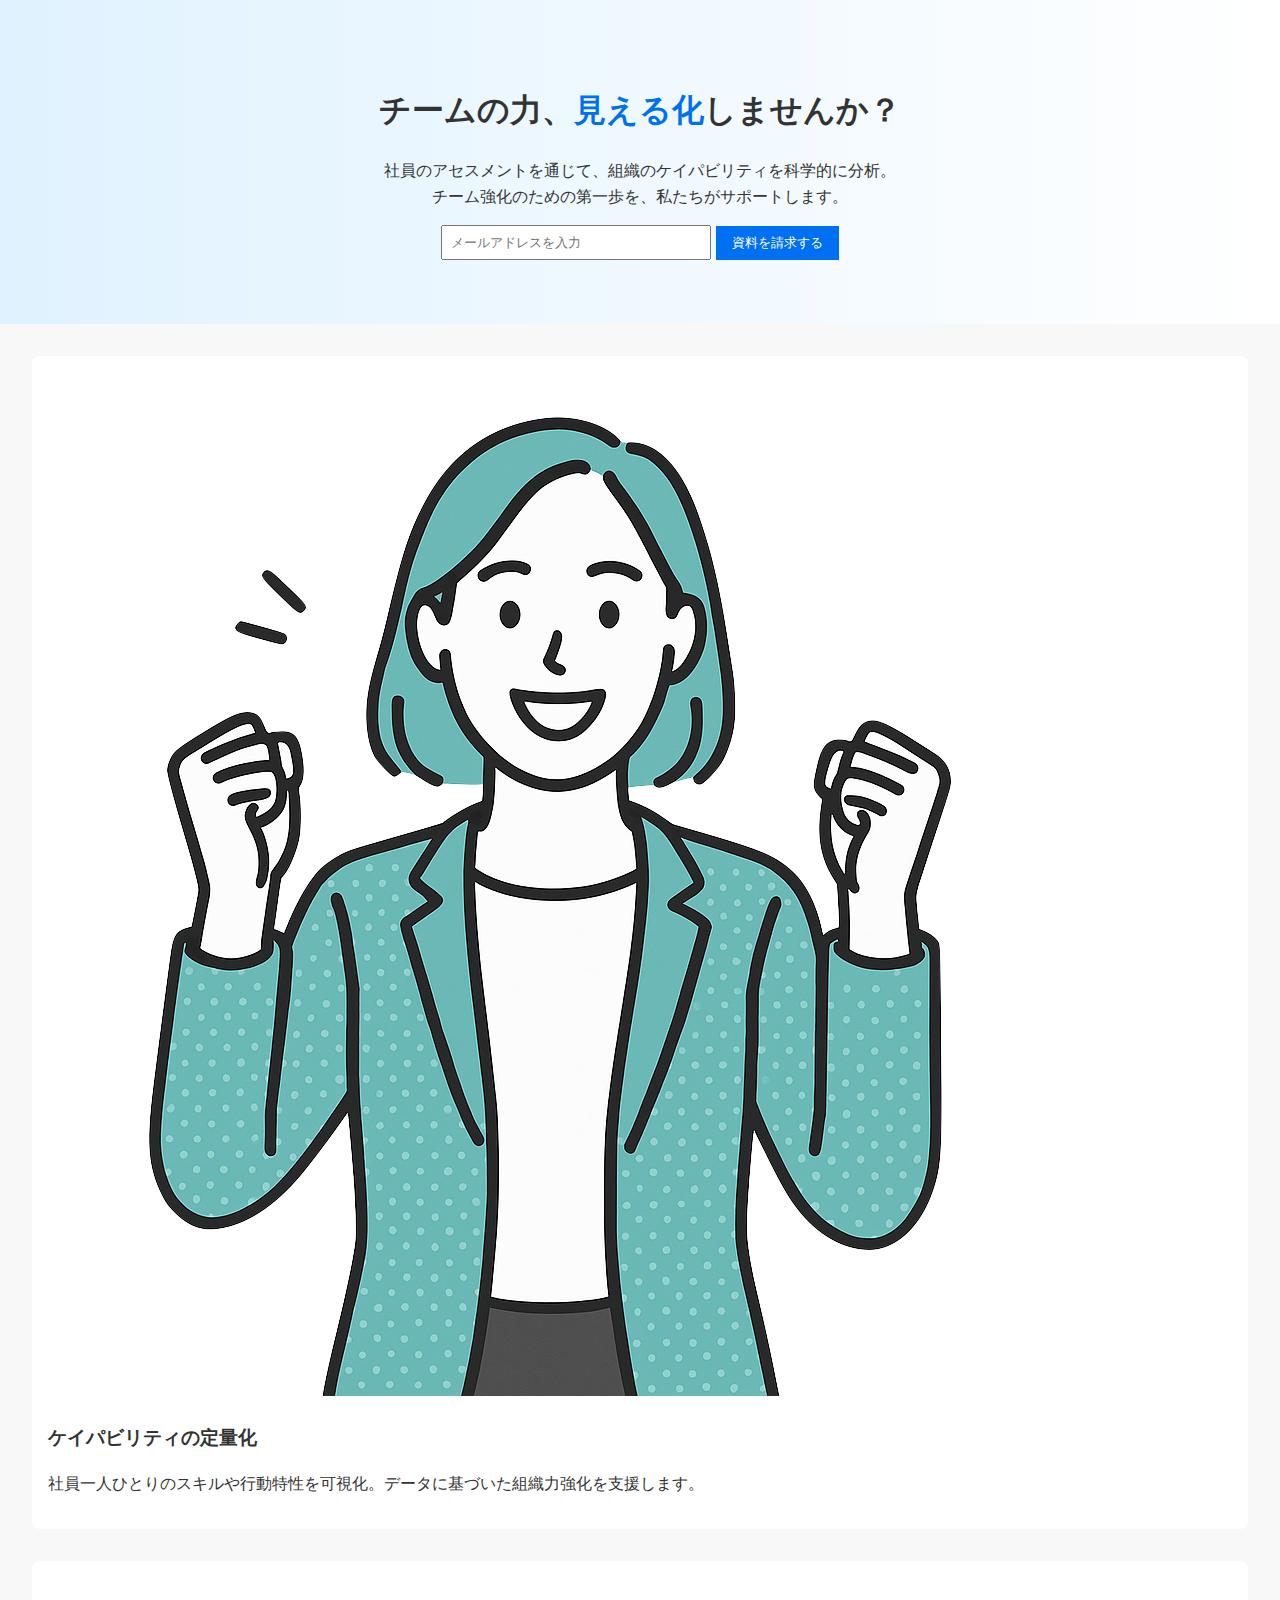
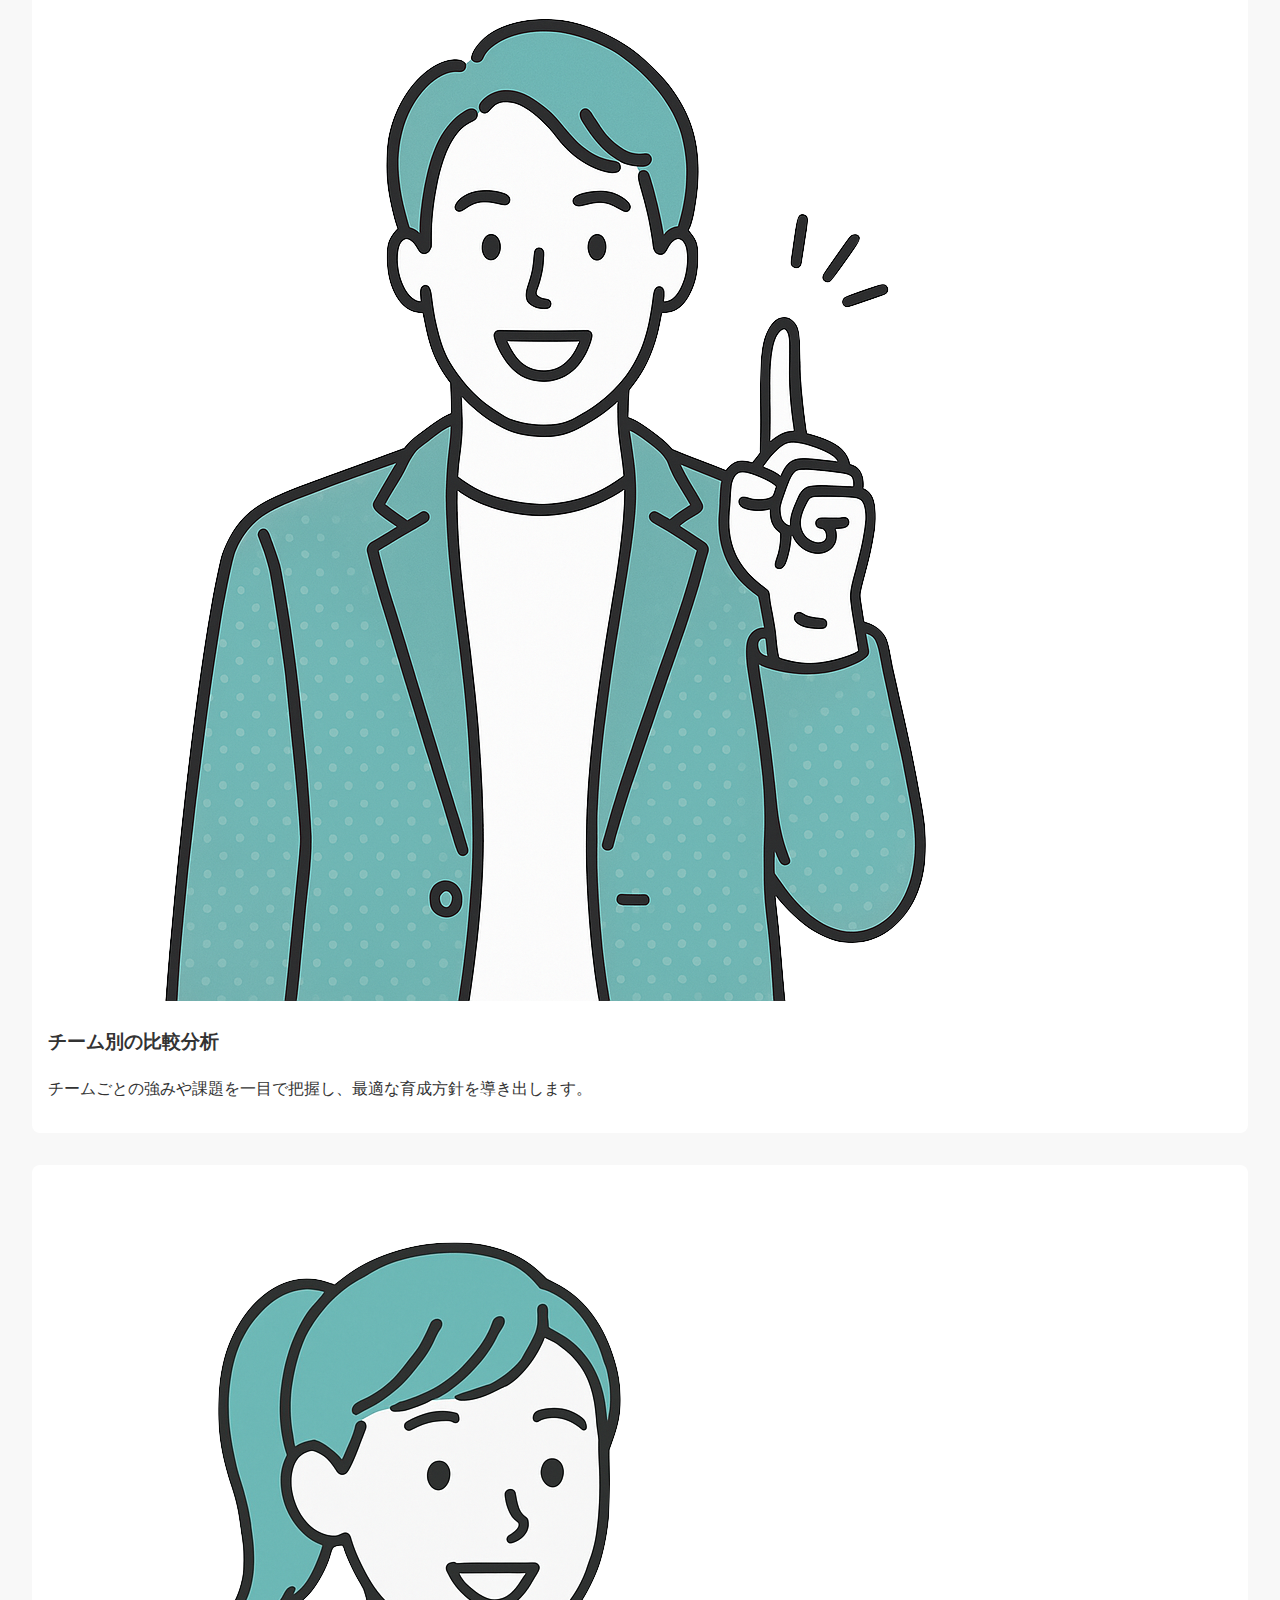
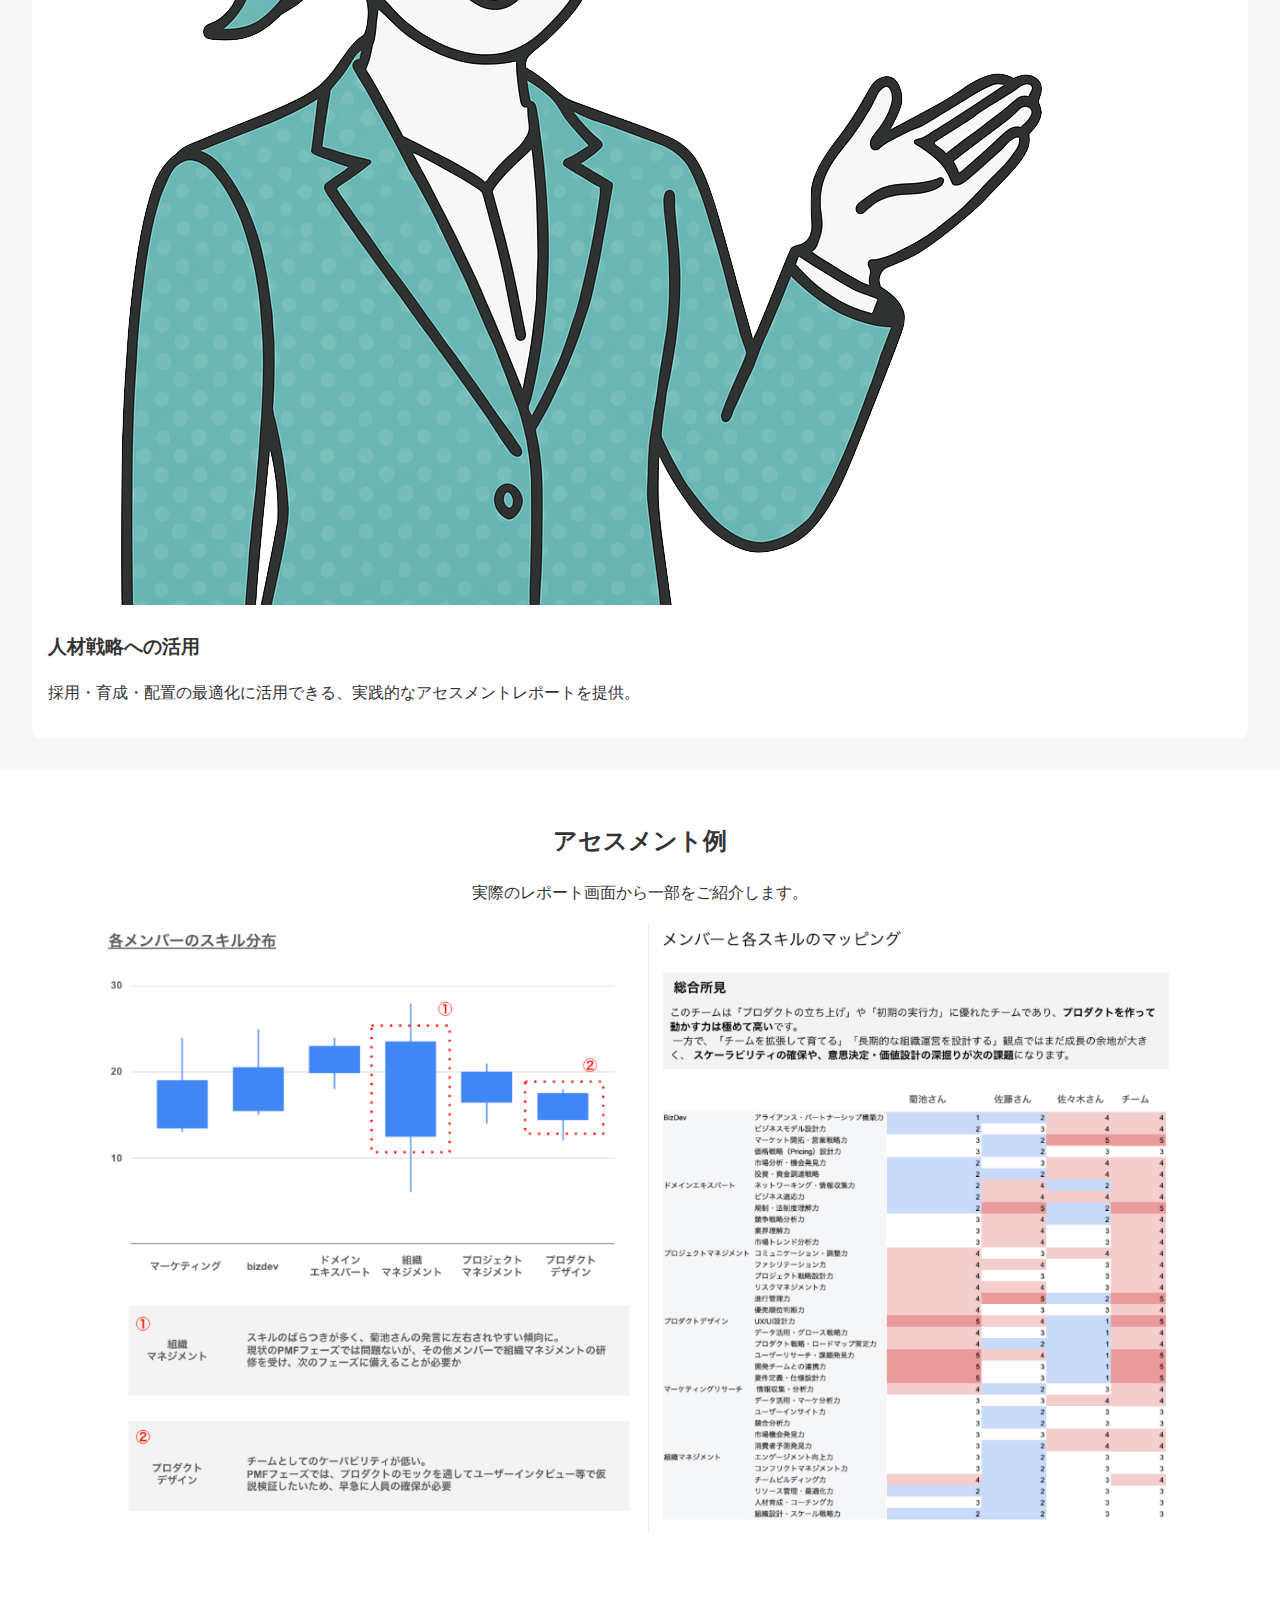
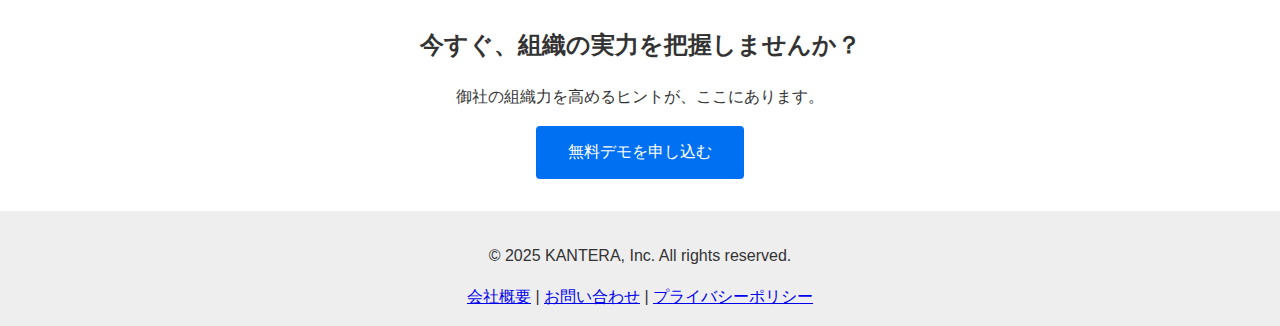
<file: lp.html>
<!DOCTYPE html>
<html lang="ja">
<head>
  <meta charset="UTF-8" />
  <meta name="viewport" content="width=device-width, initial-scale=1.0"/>
  <title>チームアセスメントLP</title>
  <link rel="stylesheet" href="style.css">
</head>
<body>
  <header class="hero">
    <h1>チームの力、<span class="highlight">見える化</span>しませんか？</h1>
    <p>社員のアセスメントを通じて、組織のケイパビリティを科学的に分析。<br>チーム強化のための第一歩を、私たちがサポートします。</p>
    <div class="cta-form">
      <input type="email" placeholder="メールアドレスを入力">
      <button>資料を請求する</button>
    </div>
  </header>

  <section class="features">
    <div class="feature">
      <img src="001.png" alt="ケイパビリティの定量化" class="icon">
      <div>
        <h3>ケイパビリティの定量化</h3>
        <p>社員一人ひとりのスキルや行動特性を可視化。データに基づいた組織力強化を支援します。</p>
      </div>
    </div>
    <div class="feature">
      <img src="002.png" alt="チーム別の比較分析" class="icon">
      <div>
        <h3>チーム別の比較分析</h3>
        <p>チームごとの強みや課題を一目で把握し、最適な育成方針を導き出します。</p>
      </div>
    </div>
    <div class="feature">
      <img src="007.png" alt="人材戦略への活用" class="icon">
      <div>
        <h3>人材戦略への活用</h3>
        <p>採用・育成・配置の最適化に活用できる、実践的なアセスメントレポートを提供。</p>
      </div>
    </div>
  </section>

  <section class="assessment">
    <h2>アセスメント例</h2>
    <p>実際のレポート画面から一部をご紹介します。</p>
    <img src="assessment-sample.png" alt="アセスメント例の画像" />
  </section>

  <section class="cta">
    <h2>今すぐ、組織の実力を把握しませんか？</h2>
    <p>御社の組織力を高めるヒントが、ここにあります。</p>
    <button>無料デモを申し込む</button>
  </section>

  <footer>
    <p>© 2025 KANTERA, Inc. All rights reserved.</p>
    <nav>
      <a href="https://www.kantera.jp/" target="_blank">会社概要</a> |
      <a href="#">お問い合わせ</a> |
      <a href="#">プライバシーポリシー</a>
    </nav>
  </footer>
</body>
</html>
</file>
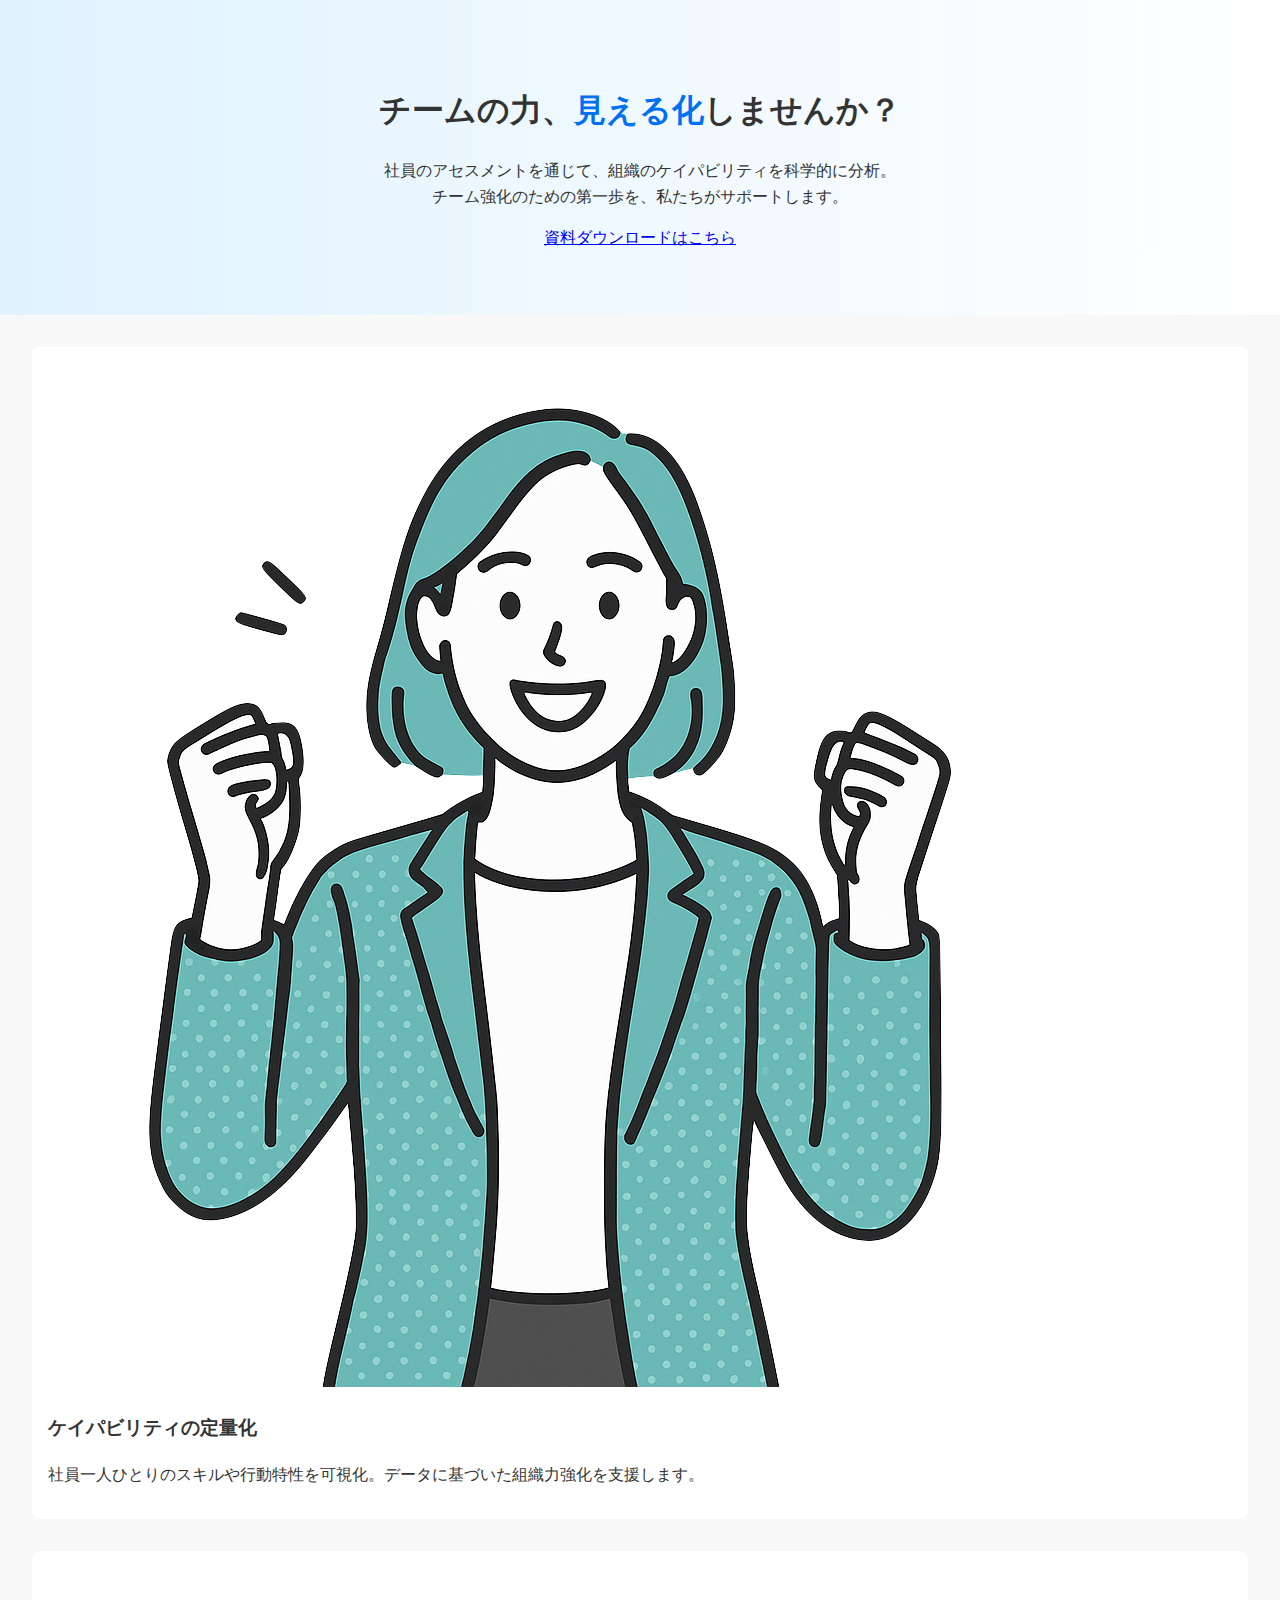
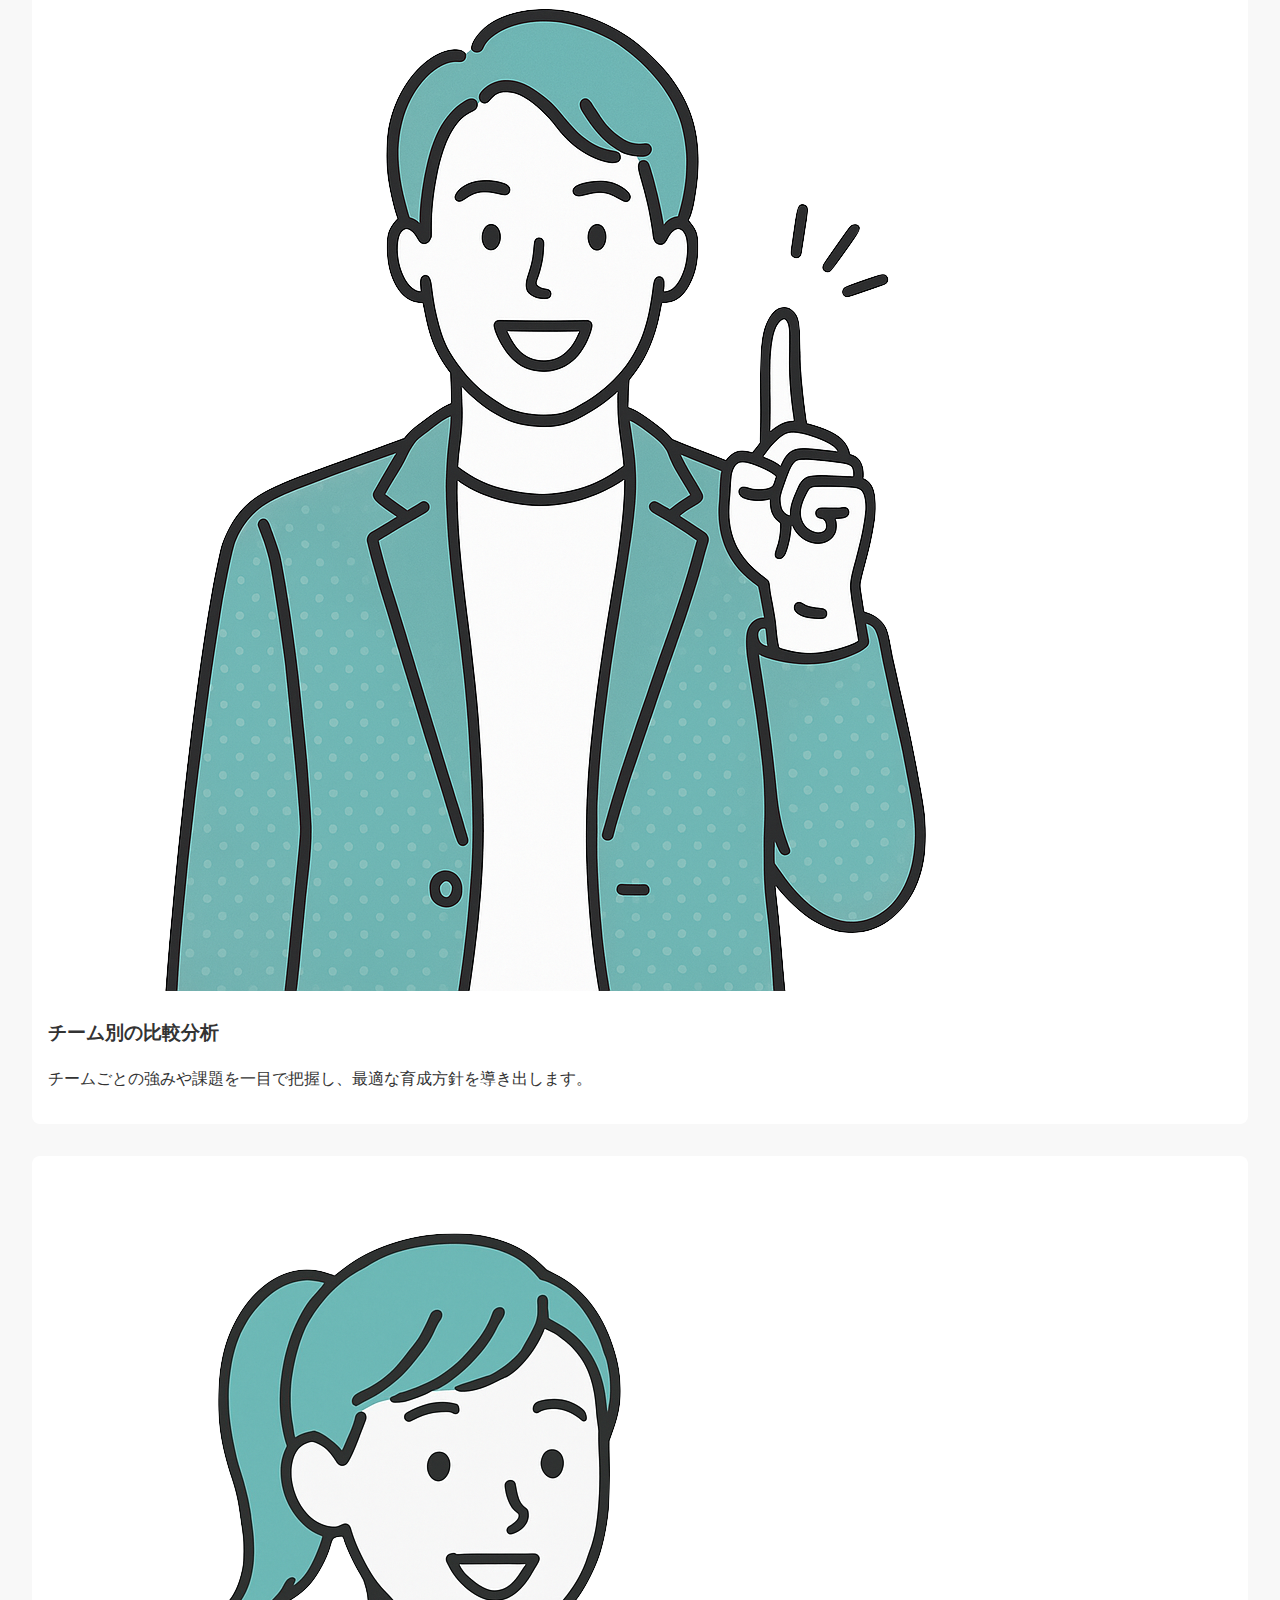
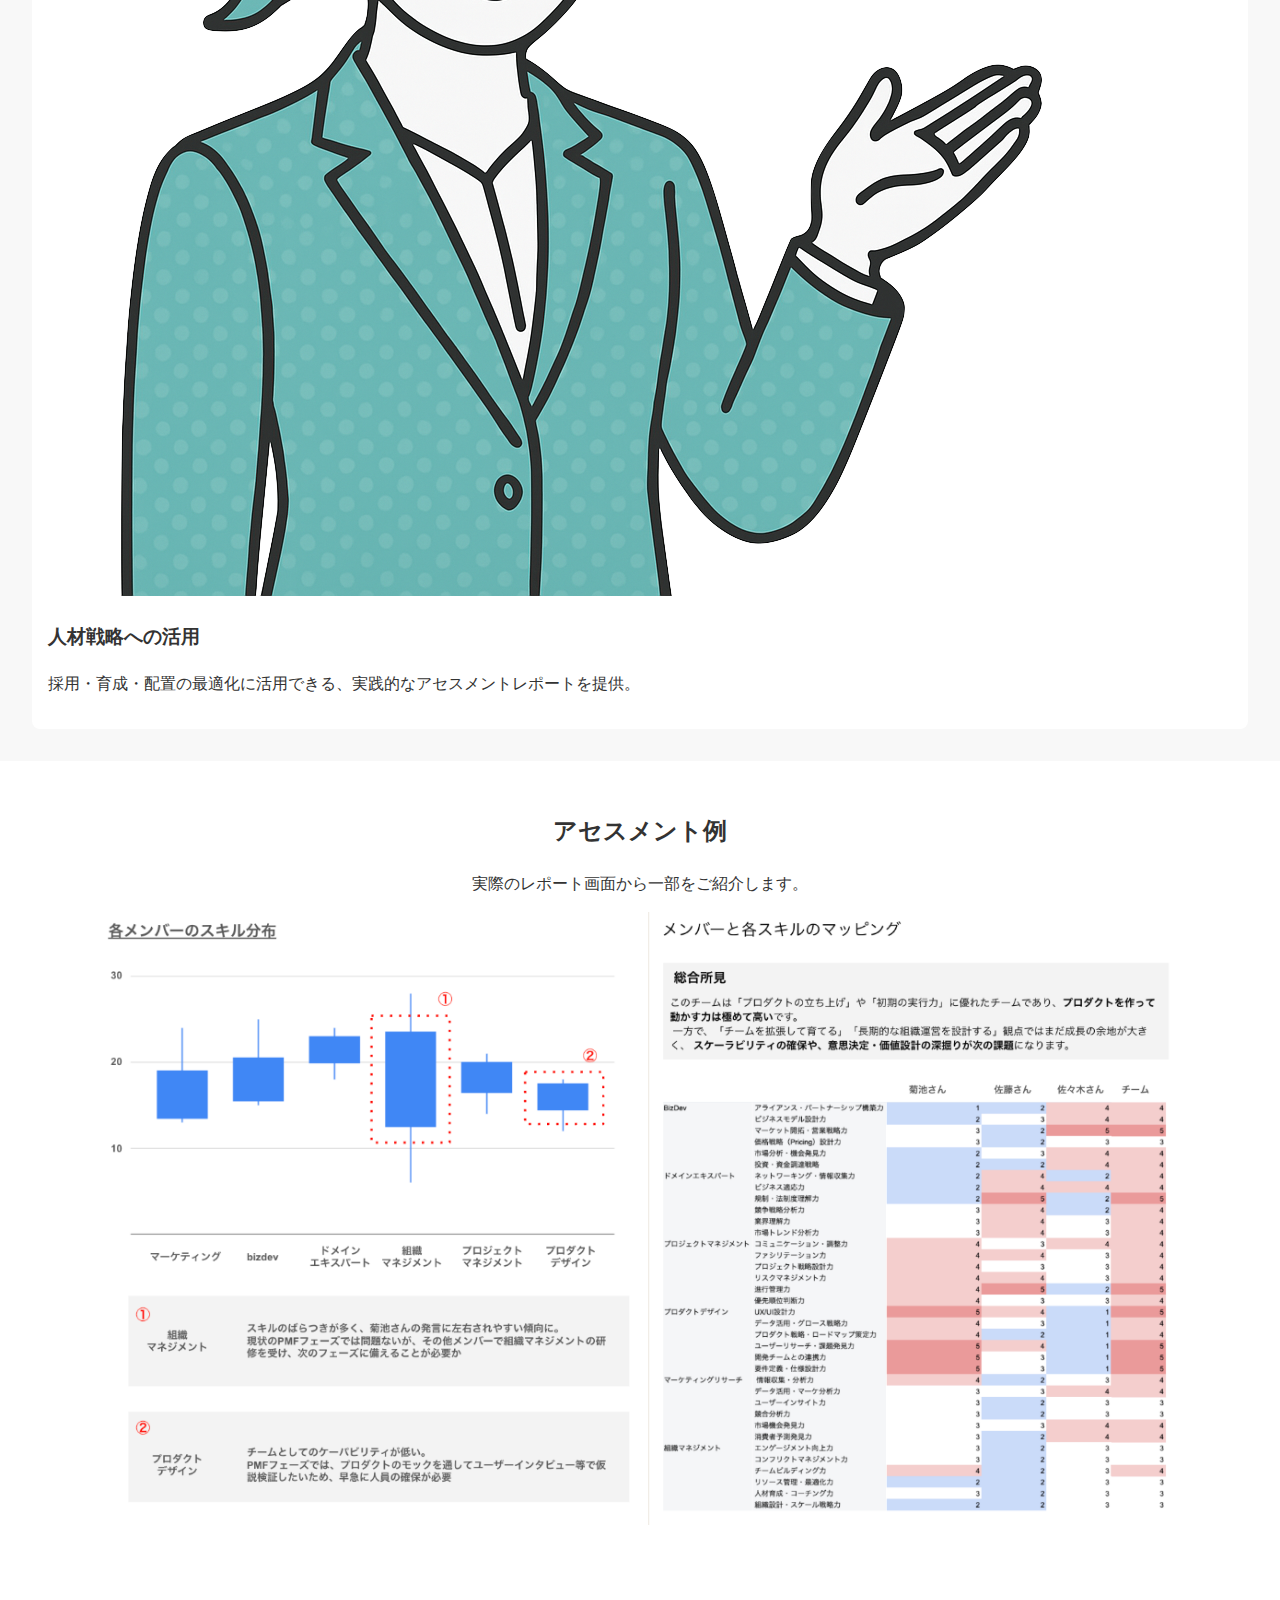
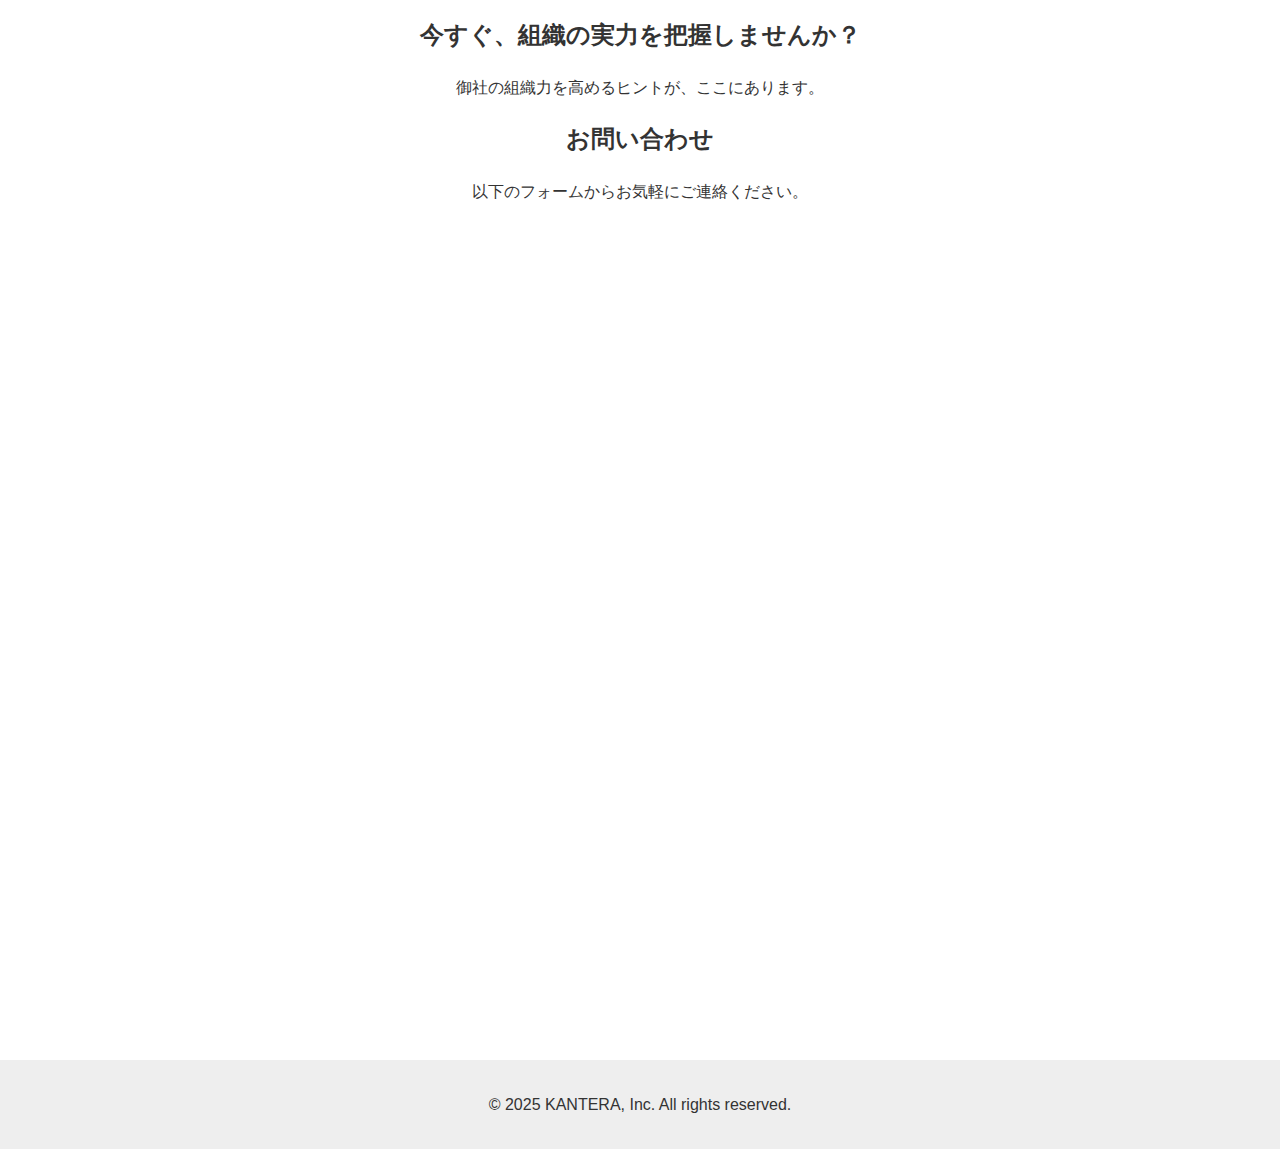
<file: lp2.html>
<!DOCTYPE html>
<html lang="ja">
<head>
  <meta charset="UTF-8" />
  <meta name="viewport" content="width=device-width, initial-scale=1.0"/>
  <title>チームアセスメントLP</title>
  <link rel="stylesheet" href="style.css">
</head>
<body>
  <header class="hero">
    <h1>チームの力、<span class="highlight">見える化</span>しませんか？</h1>
    <p>社員のアセスメントを通じて、組織のケイパビリティを科学的に分析。<br>チーム強化のための第一歩を、私たちがサポートします。</p>
    <a href="#contact" class="inline-block bg-[#72b2b4] text-white px-6 py-3 rounded-lg hover:bg-[#5fa1a3] transition">資料ダウンロードはこちら</a>
  </header>

  <section class="features">
    <div class="feature">
      <img src="001.png" alt="ケイパビリティの定量化" class="icon">
      <div>
        <h3>ケイパビリティの定量化</h3>
        <p>社員一人ひとりのスキルや行動特性を可視化。データに基づいた組織力強化を支援します。</p>
      </div>
    </div>
    <div class="feature">
      <img src="002.png" alt="チーム別の比較分析" class="icon">
      <div>
        <h3>チーム別の比較分析</h3>
        <p>チームごとの強みや課題を一目で把握し、最適な育成方針を導き出します。</p>
      </div>
    </div>
    <div class="feature">
      <img src="007.png" alt="人材戦略への活用" class="icon">
      <div>
        <h3>人材戦略への活用</h3>
        <p>採用・育成・配置の最適化に活用できる、実践的なアセスメントレポートを提供。</p>
      </div>
    </div>
  </section>

  <section class="assessment">
    <h2>アセスメント例</h2>
    <p>実際のレポート画面から一部をご紹介します。</p>
    <img src="assessment-sample.png" alt="アセスメント例の画像" />
  </section>

  <section class="cta">
    <h2>今すぐ、組織の実力を把握しませんか？</h2>
    <p>御社の組織力を高めるヒントが、ここにあります。</p>
    <h2 class="text-2xl font-semibold text-center mb-6">お問い合わせ</h2>
    <p class="text-center mb-6">以下のフォームからお気軽にご連絡ください。</p>
    <div class="max-w-xl mx-auto">
      <iframe src="https://docs.google.com/forms/d/d/1niM0ZPWq3ekpj-vrQHReXNCu5Z4Ly545QigUKvwC-I8/viewform?embedded=true" width="100%" height="800" frameborder="0" marginheight="0" marginwidth="0">読み込んでいます…</iframe>
    </div>
  </section>

  <footer>
    <p>© 2025 KANTERA, Inc. All rights reserved.</p>
    <nav>
    </nav>
  </footer>
</body>
</html>
</file>
<file: style.css>
body {
  margin: 0;
  font-family: sans-serif;
  line-height: 1.6;
  color: #333;
  background: #fff;
}
.hero {
  text-align: center;
  background: linear-gradient(to right, #e0f2ff, #fff);
  padding: 4rem 1rem;
}
.hero h1 {
  font-size: 2rem;
}
.hero .highlight {
  color: #0070f3;
}
.cta-form {
  margin-top: 1rem;
}
.cta-form input {
  padding: 0.5rem;
  width: 250px;
}
.cta-form button {
  padding: 0.5rem 1rem;
  background: #0070f3;
  color: #fff;
  border: none;
}
.features {
  display: flex;
  flex-direction: column;
  gap: 2rem;
  padding: 2rem;
  background: #f8f8f8;
}
.feature {
  background: #fff;
  padding: 1rem;
  border-radius: 8px;
}
.assessment {
  text-align: center;
  padding: 2rem;
}
.assessment img {
  max-width: 90%;
  border-radius: 8px;
}
.cta {
  text-align: center;
  padding: 2rem;
}
.cta button {
  padding: 1rem 2rem;
  font-size: 1rem;
  background: #0070f3;
  color: #fff;
  border: none;
  border-radius: 4px;
}
footer {
  background: #eee;
  text-align: center;
  padding: 1rem;
}
</file>
